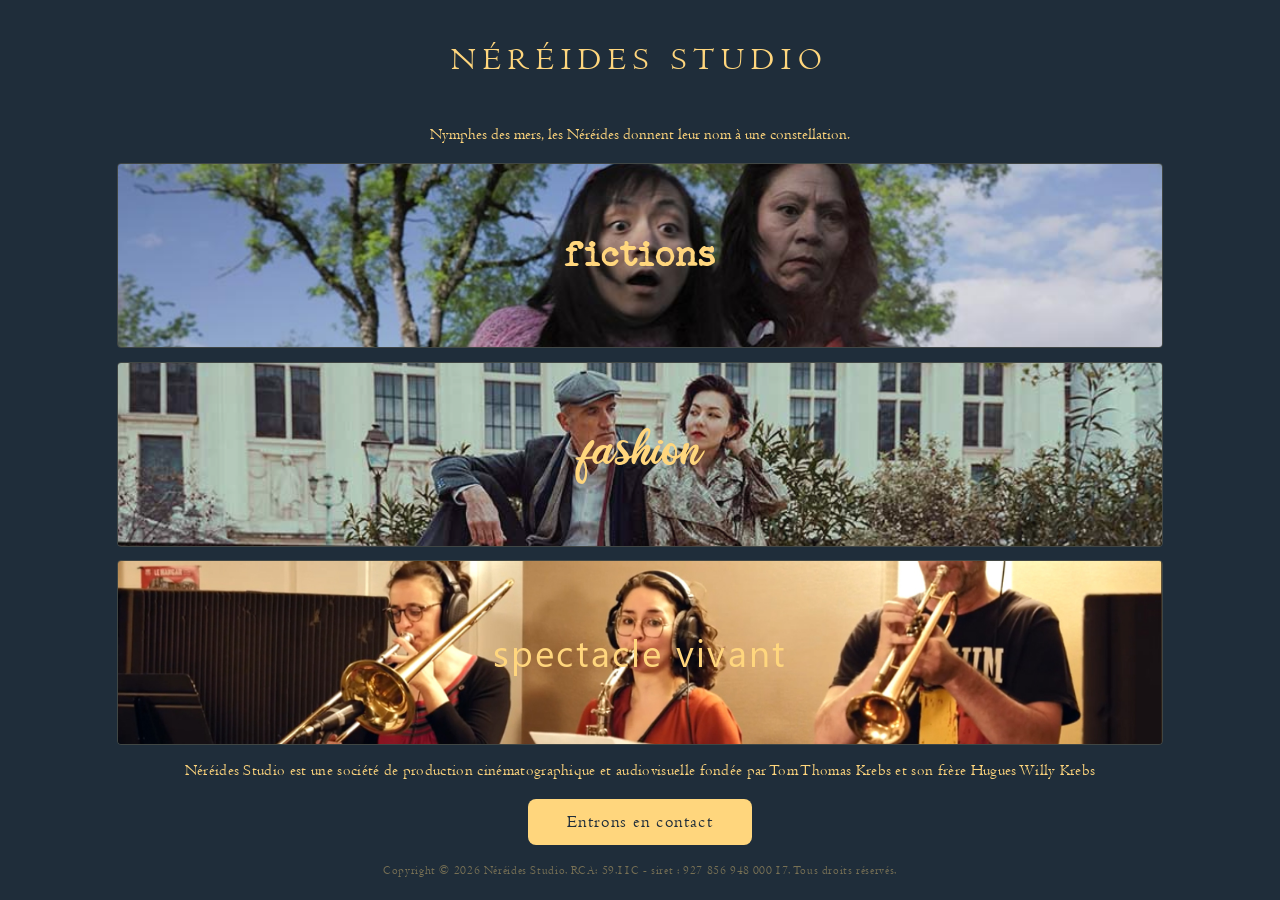
<file: index.htm>
<!doctype html>
<html lang="fr-FR">

<head>
  <meta charset="UTF-8" />
  <meta name="viewport" content="width=device-width, initial-scale=1.0" />
  <meta name="description" content="Néréides Studio — Production cinématographique et audiovisuelle, Île-de-France." />
  <title>Audiovisuel et cinéma | Néréides Studio</title>
  <link rel="stylesheet" href="styles/style.css">
  <style>

    html, body {
      width: 100%;
      height: 100%;
      overflow: hidden;
      background: var(--navy);
      color: var(--gold);
    }

    /* ── LAYOUT : colonne qui remplit exactement 100dvh ── */
    .page {
      display: flex;
      flex-direction: column;
      height: 100dvh;
      padding: 0 6vw;
    }

    /* ── HEROES ── */
    .heroes {
      flex: 1;
      display: flex;
      flex-direction: column;
      gap: clamp(0.4rem, 1.5vh, 1rem);
      padding-bottom: clamp(0.4rem, 1.5vh, 0.8rem);
      min-height: 0;
    }

    .hero-link {
      flex: 1;
      display: flex;
      align-items: center;
      justify-content: center;
      text-decoration: none;
      border: 1px solid rgba(255, 214, 125, 0.15);
      border-radius: 4px;
      transition: border-color 0.3s, background 0.3s;
      min-height: 0;
    }
    .hero-link:hover {
      border-color: rgba(255, 214, 125, 0.45);
      background: rgba(255, 214, 125, 0.04);
    }

    /* ── IMAGE FICTIONS ── */
    #h-fiction {
      position: relative;
      overflow: hidden;
    }
    #h-fiction img {
      position: absolute;
      inset: 0;
      width: 100%;
      height: 100%;
      object-fit: cover;
      object-position: 70% 39%;
      opacity: 1;
      transition: opacity 0.3s;
      z-index: 0;
    }
    #h-fiction:has(.hero-title:hover) img {
      opacity: 0.75;
    }
    #h-fiction .hero-title {
      position: relative;
      z-index: 1;
    }

    /* ── IMAGE FASHION ── */
    #h-fashion {
      position: relative;
      overflow: hidden;
    }
    #h-fashion img {
      position: absolute;
      inset: 0;
      width: 100%;
      height: 100%;
      object-fit: cover;
      object-position: 70% 20%;
      opacity: 0.8;
      transition: opacity 0.3s;
      z-index: 0;
    }
    #h-fashion:has(.hero-title:hover) img {
      opacity: 0.6;
    }
    #h-fashion .hero-title {
      position: relative;
      z-index: 1;
    }

    /* ── IMAGE MUSIQUE ── */
    #h-musique {
      position: relative;
      overflow: hidden;
    }
    #h-musique img {
      position: absolute;
      inset: 0;
      width: 100%;
      height: 100%;
      object-fit: cover;
      object-position: 50% 30%;     /* --- position musique --- */
      opacity: 1;
      transition: opacity 0.3s;
      z-index: 0;
    }
    #h-musique:has(.hero-title:hover) img {
      opacity: 0.75;
    }
    #h-musique .hero-title {
      position: relative;
      z-index: 1;
    }

    .hero-title { color: var(--gold); line-height: 1; }

    #h-fiction   .hero-title { font-family: 'Remington', serif; font-size: clamp(1.5rem, 4vw, 2.5rem); }
    #h-fashion   .hero-title { font-family: 'BalletHarmony', serif;   font-size: clamp(1.8rem, 7.5vw, 3.4rem); }
    #h-musique   .hero-title { font-family: 'SegoeUI', sans-serif;    font-size: clamp(1.5rem, 9vw, 2.3rem); font-weight: 300; letter-spacing: 0.06em; }

  </style>
</head>
<body>
  <div class="page">
    <header class="site-header">
      <h1>Néréides Studio</h1>
    </header>
<p class="intro">
      Nymphes des mers, les Néréides donnent leur nom à une constellation.
</p>
    <div class="heroes">
      <a href="fiction.htm" class="hero-link" id="h-fiction">
        <img src="images/fictions.jpg" alt="Projet fictions - Néréides Studio" aria-hidden="false" />
        <span class="hero-title">fictions</span>
      </a>

      <a href="https://www.instagram.com/fashion_nereidesstudio"
         target="_blank" rel="noopener noreferrer"
         class="hero-link" id="h-fashion">
        <img src="images/fashion.jpg" alt="Projet fashion - Néréides Studio" aria-hidden="false" />
        <span class="hero-title">fashion</span>
      </a>

      <a href="clips.htm" class="hero-link" id="h-musique">
        <img src="images/musique.jpg" alt="Projet musique - Néréides Studio" aria-hidden="false" />
        <span class="hero-title">spectacle vivant</span>
      </a>
    </div>  <!-- ✅ Fermeture de .heroes -->

    <div class="about" style="text-align: center;">
      <p>Néréides Studio est une société de production cinématographique et audiovisuelle fondée par Tom Thomas Krebs et son frère Hugues Willy Krebs</p>
    </div>

    <div class="cta">
      <button class="cta-btn" id="open-card">Entrons en contact</button>
    </div>

    <footer class="site-footer">
      <p>Copyright © 2026 Néréides Studio. RCA: 59.11C - siret : 927 856 948 000 17. Tous droits réservés.</p>
    </footer>
  </div>

  <!-- MODAL CARTE DE VISITE -->
  <div class="modal-backdrop" id="modal" role="dialog" aria-modal="true" aria-label="Carte de visite Néréides Studio">
    <div class="business-card">
      <p class="card-name">Néréides Studio</p>
      <div class="card-info">
        <div class="card-line">
          <svg class="card-icon" width="15" height="15" viewBox="0 0 16 16" fill="none" stroke="currentColor" stroke-width="1.5">
            <path d="M2 3.5A1.5 1.5 0 0 1 3.5 2h1.09a.5.5 0 0 1 .47.33l.9 2.5a.5.5 0 0 1-.11.52L4.5 6.7C5.3 8.4 7.6 10.7 9.3 11.5l1.35-1.35a.5.5 0 0 1 .52-.11l2.5.9a.5.5 0 0 1 .33.47V12.5A1.5 1.5 0 0 1 12.5 14C6.7 14 2 9.3 2 3.5Z"/>
          </svg>
          <a href="tel:0678372320">06 78 37 23 20</a>
        </div>
        <div class="card-line">
          <svg class="card-icon" width="15" height="15" viewBox="0 0 16 16" fill="none" stroke="currentColor" stroke-width="1.5">
            <rect x="1" y="3" width="14" height="10" rx="1.5"/>
            <path d="m1 4 7 5 7-5"/>
          </svg>
          <a href="mailto:nereides.studio@gmail.com">nereides.studio@gmail.com</a>
        </div>
      </div>
      <button class="modal-close" id="close-card">Fermer</button>
    </div>
  </div>

  <!-- Script pour gérer la modale -->
  <script>
    const modal    = document.getElementById('modal');
    const openBtn  = document.getElementById('open-card');
    const closeBtn = document.getElementById('close-card');

    openBtn.addEventListener('click', () => modal.classList.add('visible'));
    closeBtn.addEventListener('click', () => modal.classList.remove('visible'));
  </script>
</body>
</html>
</file>
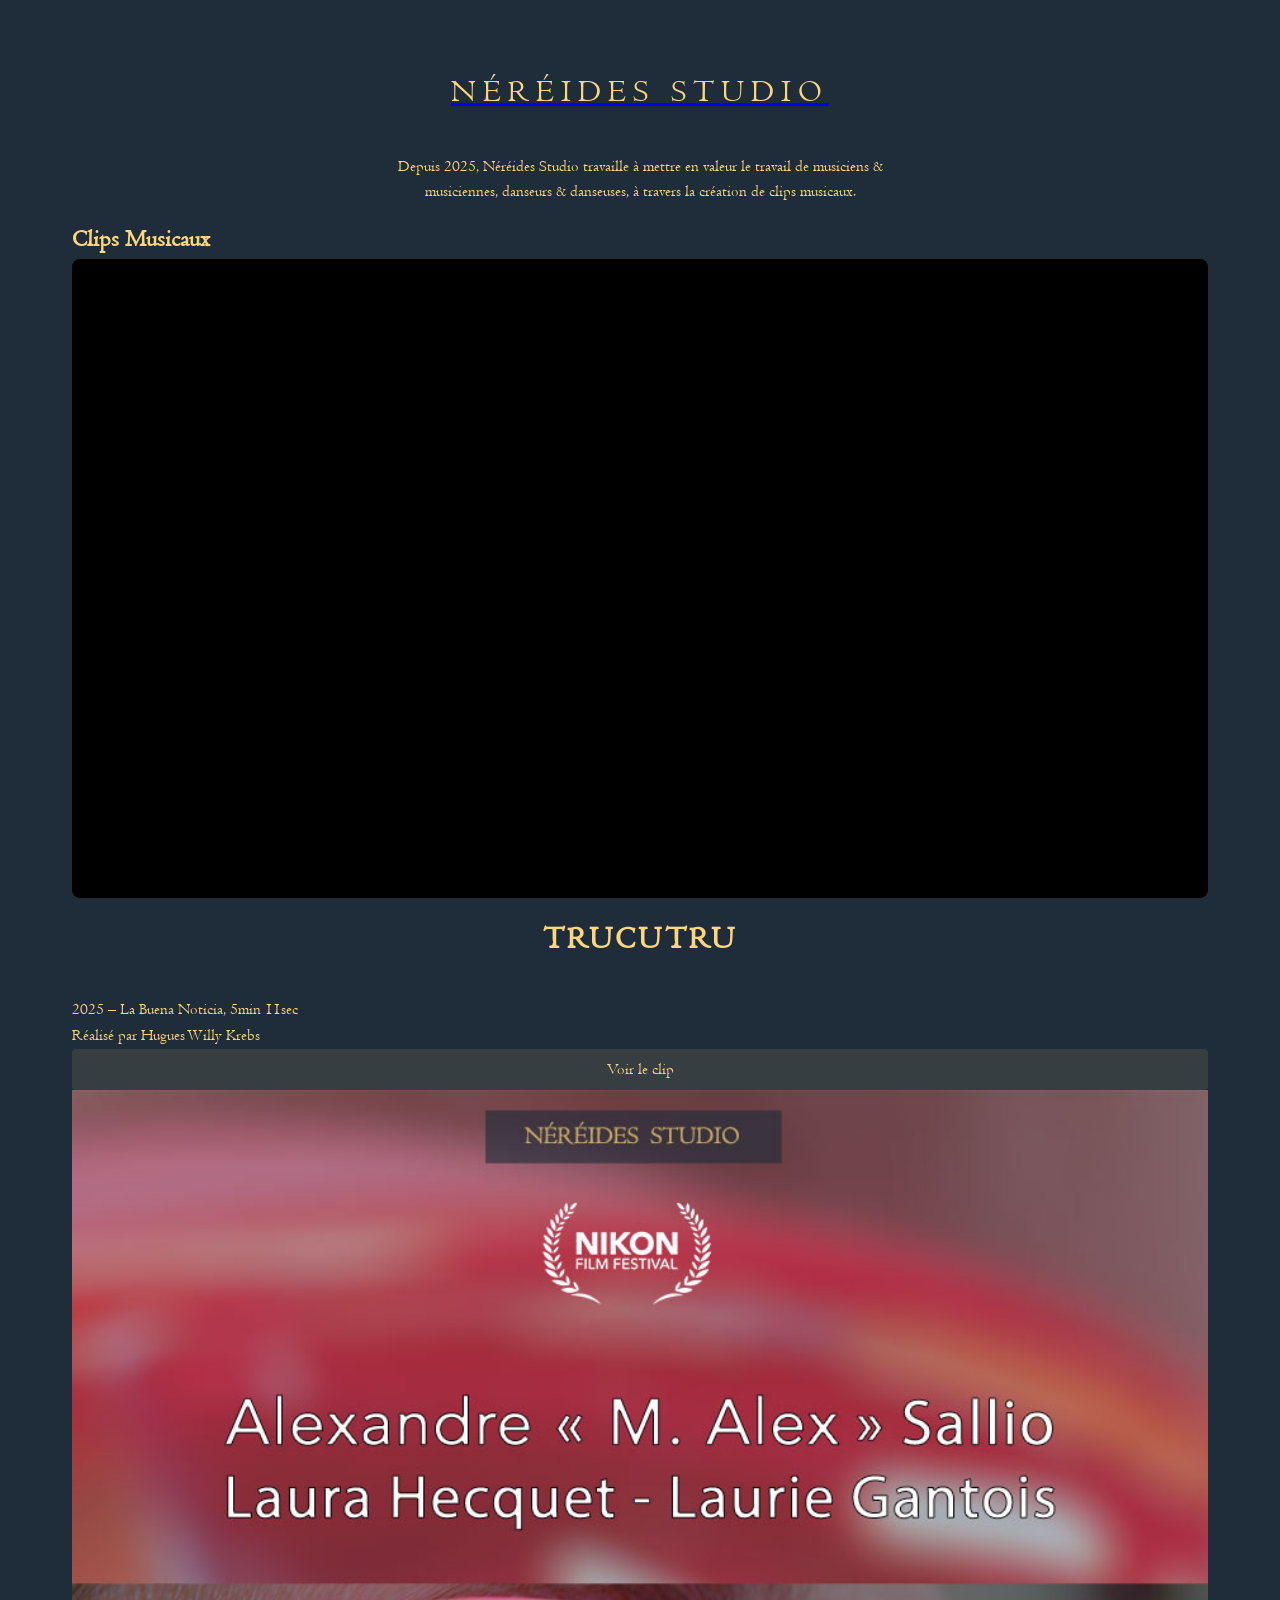
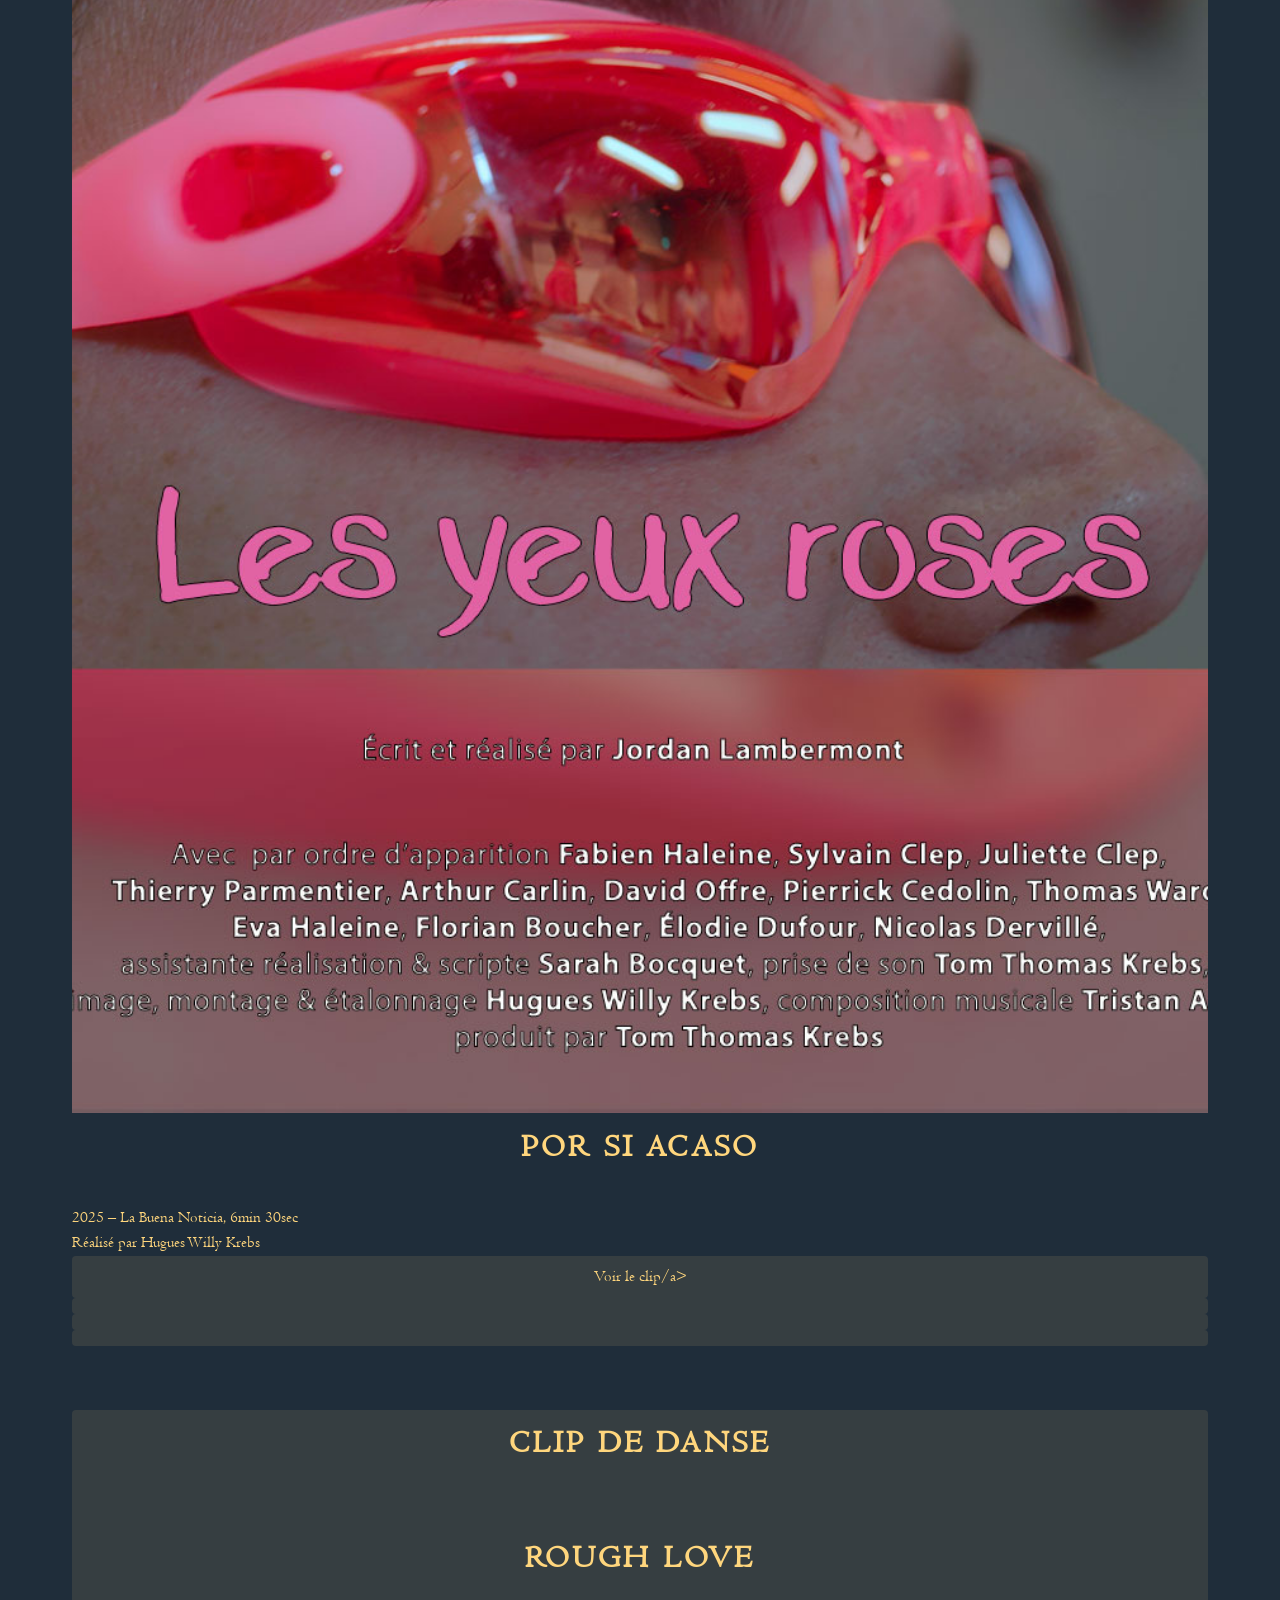
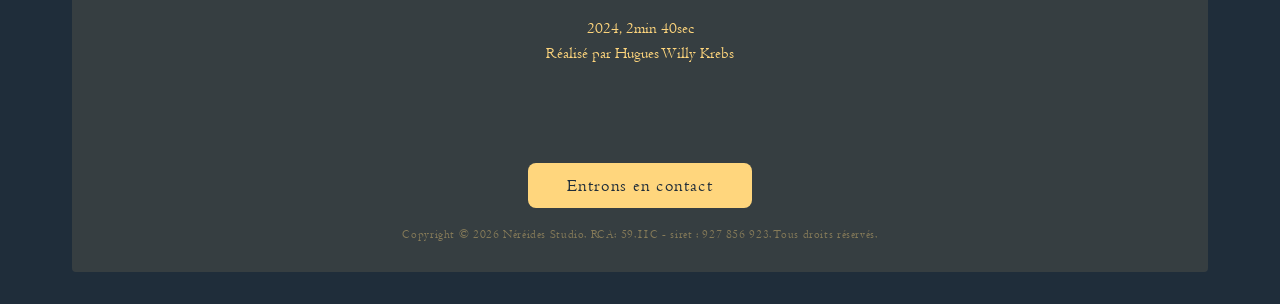
<file: clips-musique.htm>
<!DOCTYPE html>
<html lang="fr">
<head>
  <meta charset="UTF-8">
  <meta name="viewport" content="width=device-width, initial-scale=1.0">
  <meta name="description" content="Néréides Studio — Films et projets en production. Société de production cinématographique et audiovisuelle.">
  <title>Fictions | Néréides Studio</title>
  <link rel="stylesheet" href="styles/style.css">
</head>
<body>
  <div class="page">
    <header class="site-header">
      <a href="index.htm" class="site-header"> <!---target="_blank" rel="noopener noreferrer"--->
      <h1>Néréides Studio</h1></a>
    </header>

    <p class="intro">
      Depuis 2025, Néréides Studio travaille à mettre en valeur le travail de musiciens &<br>
      musiciennes, danseurs & danseuses, à travers la création de clips musicaux.
    </p>

<section class="section">
  <h2>Clips Musicaux</h2>
  <div class="film-grid">
<!-- trucutru -->
    <div class="film-card">
      <div class="video-container">
        <div class="video-wrapper" style="padding-bottom: 56.25%;"> <!-- Ratio 16:9 -->
          <iframe
            src="https://www.youtube.com/embed/E9OB-VmUAq0?rel=0&modestbranding=1&controls=1&autoplay=0&mute=0&loop=0&playlist="
            frameborder="0"
            allow="accelerometer; autoplay; clipboard-write; encrypted-media; gyroscope; picture-in-picture"
            allowfullscreen>
          </iframe>
        </div>
      </div>
          <div class="film-info">
            <h1 class="film-title">Trucutru</h1>
            <p class="film-meta">2025 – La Buena Noticia, 5min 11sec<br>Réalisé par Hugues Willy Krebs</p>
            <div class="film-links">
              <a href="https://vimeo.com/nereidesstudio/cassandre" class="film-link" target="_blank" rel="noopener noreferrer">Voir le clip</a>
            </div>
          </div>
        </div>

<!-- Por si acaso - Buena Noticia -->
        <div class="film-card">
          <img src="images/yeux-roses.jpg" alt="Affiche du film Les yeux roses" class="film-poster">
          <div class="film-info">
            <h1 class="film-title">Por si acaso</h1>
            <p class="film-meta">2025 – La Buena Noticia, 6min 30sec<br>Réalisé par Hugues Willy Krebs</p>
            <div class="film-links">
              <a href="https://vimeo.com/nereidesstudio/lesyeuxroses" class="film-link" target="_blank" rel="noopener noreferrer">Voir le clip/a>
            </div>
          </div>
        </div>
    </section>

    <section class="section">
      <h1>Clip de Danse</h1>
      <div class="film-grid">
<!-- Rough love -->
        <div class="film-card">
          <div class="film-info" style="text-align: center; padding: 2rem;">
            <h1 class="film-title">Rough Love</h1>
            <p class="film-meta">2024, 2min 40sec<br>Réalisé par Hugues Willy Krebs</p>
          </div>
        </div>
      </div>
    </section>

    <div class="cta">
      <button class="cta-btn" id="open-card">Entrons en contact</button>
    </div>
            
    <footer class="site-footer">
      <p>Copyright © 2026 Néréides Studio. RCA: 59.11C - siret : 927 856 923. Tous droits réservés.</p>
    </footer>

    <!--- cta --->
      <div class="modal-backdrop" id="modal" role="dialog" aria-modal="true" aria-label="Carte de visite Néréides Studio">
      <div class="business-card">
        <p class="card-name">Néréides Studio</p>
      <div class="card-divider"></div>
  <div class="card-info">
      <div class="card-line">
          <svg class="card-icon" width="15" height="15" viewBox="0 0 16 16" fill="none" stroke="currentColor" stroke-width="1.5">
            <path d="M2 3.5A1.5 1.5 0 0 1 3.5 2h1.09a.5.5 0 0 1 .47.33l.9 2.5a.5.5 0 0 1-.11.52L4.5 6.7C5.3 8.4 7.6 10.7 9.3 11.5l1.35-1.35a.5.5 0 0 1 .52-.11l2.5.9a.5.5 0 0 1 .33.47V12.5A1.5 1.5 0 0 1 12.5 14C6.7 14 2 9.3 2 3.5Z"/>
          </svg>
          <a href="tel:0678372320">06 78 37 23 20</a>
        </div>
        <div class="card-line">
          <svg class="card-icon" width="15" height="15" viewBox="0 0 16 16" fill="none" stroke="currentColor" stroke-width="1.5">
            <rect x="1" y="3" width="14" height="10" rx="1.5"/>
            <path d="m1 4 7 5 7-5"/>
          </svg>
          <a href="mailto:nereides.studio@gmail.com">nereides.studio@gmail.com</a>
        </div>
      </div>
      <button class="modal-close" id="close-card">Fermer</button>
    </div>
  </div>

  <!-- Script Cloudflare pour décoder l'email -->
  <!--script data-cfasync="false" src="/cdn-cgi/scripts/5c5dd728/cloudflare-static/email-decode.min.js"></script--->

  <!-- Script pour gérer la modale -->
  <script>
    const modal    = document.getElementById('modal');
    const openBtn  = document.getElementById('open-card');
    const closeBtn = document.getElementById('close-card');

    openBtn.addEventListener('click', () => modal.classList.add('visible'));
    closeBtn.addEventListener('click', () => modal.classList.remove('visible'));
  </script>

</body>
</html>
</file>
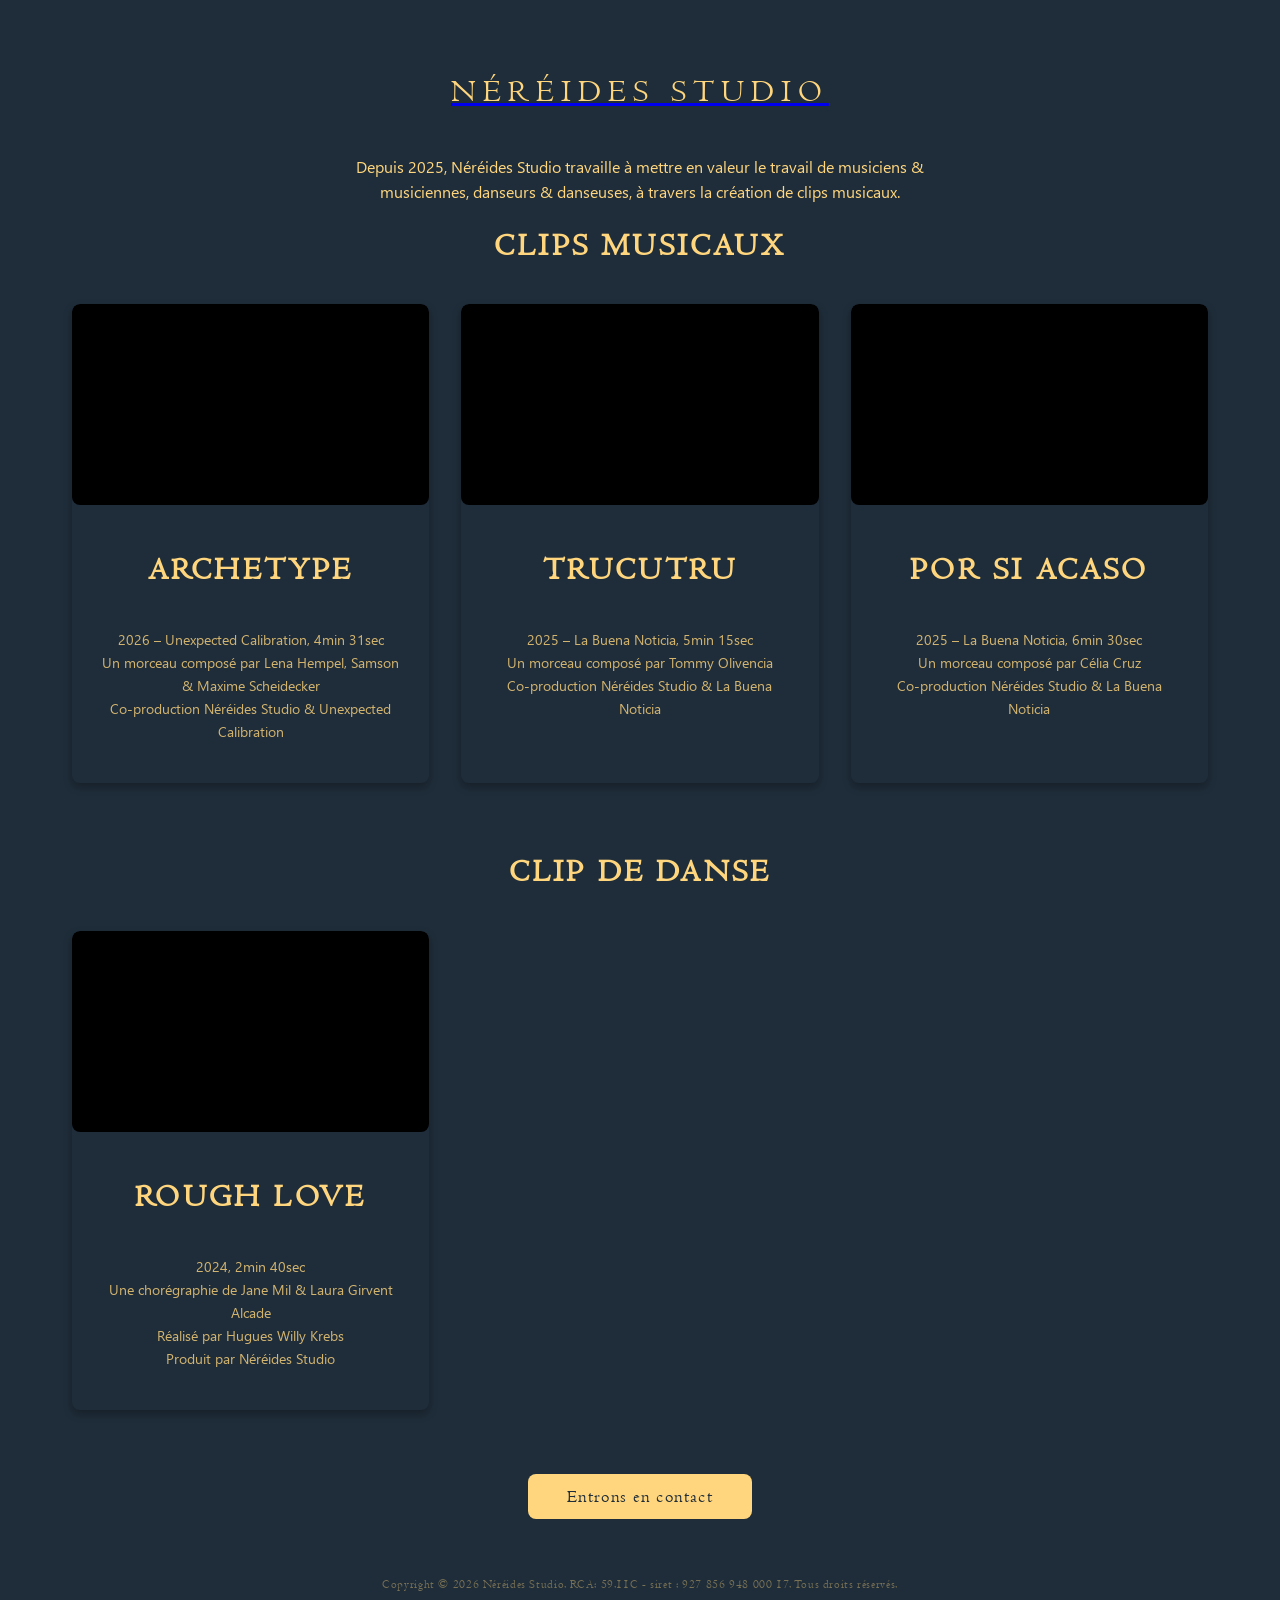
<file: clips.htm>
<!DOCTYPE html>
<html lang="fr">
<head>
  <meta charset="UTF-8">
  <meta name="viewport" content="width=device-width, initial-scale=1.0">
  <meta name="description" content="Néréides Studio — Clips musicaux et dansés">
  <title>Clips | Néréides Studio</title>
  <link rel="stylesheet" href="styles/style.css">
</head>
    <style>

    body {
      font-family: 'SegoeUI', sans-serif;
      background: var(--navy);
      color: var(--gold);
      line-height: 1.6;
      margin: 0;
      padding: 0;
    }
    
    .page {
      max-width: 1200px;
      margin: 0 auto;
      padding: 2rem;
    }
    
    .intro {
      flex-shrink: 0;
      text-align: center;
      padding-bottom: clamp(0.5rem, 1.8vh, 1rem);
    }
    
    .intro p {
      font-family: '', serif;
      font-size: clamp(0.82rem, 3vw, 1rem);
      line-height: 1.6;
      color: var(--gold);
      letter-spacing: 0.02em;
    }

    .section {
      margin-bottom: 4rem;
    }

    .section h1 {
      font-family: 'Centaur', serif;
      font-size: clamp(1.3rem, 5vw, 2rem);
      text-align: center;
      margin-bottom: 2rem;
      text-transform: uppercase;
      letter-spacing: 0.1em;
      color: var(--gold);
    }

    .film-grid {
      display: grid;
      grid-template-columns: repeat(auto-fill, minmax(300px, 1fr));
      gap: 2rem;
      margin-bottom: 2rem;
    }

    .film-card {
      background: var(--light-navy);
      border-radius: 8px;
      overflow: hidden;
      box-shadow: 0 4px 8px rgba(0, 0, 0, 0.3);
      transition: transform 0.3s, box-shadow 0.3s;
    }
    
    .film-card h1 {
      font-family: 'Remington';
      font-size: clamp(1.5rem, 3vw, 2rem);
      text-align: center;
      margin-bottom: 2rem;
      text-transform: none;
      letter-spacing: 0.1em;
      color: var(--gold);
    }
    
    .film-card:hover {
      transform: translateY(-5px);
      box-shadow: 0 8px 16px rgba(0, 0, 0, 0.4);
    }

    .film-poster {
      width: 100%;
      aspect-ratio: 7/10;
      object-fit: cover;
    }

    .film-info {
      padding: 1.5rem;
    }

    .film-title {
      font-family: 'Remington', serif;
      font-size: clamp(1rem, 2vw, 2rem);
      margin-bottom: 0.5rem;
      text-align: center;
    }

    .film-meta {
      font-size: 0.9rem;
      opacity: 0.8;
      text-align: center;
      margin-bottom: 1rem;
    }

    .film-description {
      font-size: 0.95rem;
      margin-bottom: 1rem;
      text-align: justify;
    }

    .film-links {
      display: flex;
      flex-direction: column;
      gap: 0.5rem;
    }

    .film-link {
      display: block;
      text-align: center;
      color: var(--gold);
      text-decoration: none;
      background: rgba(255, 214, 125, 0.1);
      padding: 0.5rem;
      border-radius: 4px;
      transition: background 0.3s;
    }

    .film-link:hover {
      background: rgba(255, 214, 125, 0.2);
    }

    .awards {
      font-size: 0.8rem;
      font-style: italic;
      color: rgba(255, 214, 125, 0.8);
      text-align: center;
      margin-top: 0.5rem;
    }
   
  </style>

<body>
  <div class="page">
    <header class="site-header">  
      <a href="index.htm" class="site-header">
      <h1>Néréides Studio</h1></a>
    </header>

    <p class="intro">
      Depuis 2025, Néréides Studio travaille à mettre en valeur le travail de musiciens &<br>
      musiciennes, danseurs & danseuses, à travers la création de clips musicaux.
    </p>

    <section class="section">
        <h1>Clips Musicaux</h1>
      
      <div class="grid">

<!-- Archetype -->
        <div class="card">
          <div class="video-container">
            <div class="video-wrapper">
              <iframe 
                src="https://www.youtube.com/embed/U3NgnycUKUg?si=utTNZRK6-XxrsAT9"
                frameborder="0" 
                allow="accelerometer; autoplay; clipboard-write; encrypted-media; gyroscope; picture-in-picture; web-share" 
                allowfullscreen>
              </iframe>
            </div>
          </div>
          <div class="info">
            <h1 class="title">Archetype</h1>
            <p class="meta">2026 – Unexpected Calibration, 4min 31sec<br>
            Un morceau composé par Lena Hempel, Samson & Maxime Scheidecker<br>
            Co-production Néréides Studio & Unexpected Calibration
            </p>
          </div>
        </div> <!-- fin de card -->
        <!--<iframe width="560" height="315" src="https://www.youtube.com/embed/U3NgnycUKUg?si=utTNZRK6-XxrsAT9" title="YouTube video player" frameborder="0" allow="accelerometer; autoplay; clipboard-write; encrypted-media; gyroscope; picture-in-picture; web-share" referrerpolicy="strict-origin-when-cross-origin" allowfullscreen></iframe>--->
<!-- trucutru -->
        <div class="card">
          <div class="video-container">
            <div class="video-wrapper">
              <iframe 
                src="https://www.youtube.com/embed/E9OB-VmUAq0?rel=0" 
                frameborder="0" 
                allow="accelerometer; autoplay; clipboard-write; encrypted-media; gyroscope; picture-in-picture; web-share" 
                allowfullscreen>
              </iframe>
            </div>
          </div>
          <div class="info">
            <h1 class="title">Trucutru</h1>
            <p class="meta">2025 – La Buena Noticia, 5min 15sec<br>
              Un morceau composé par Tommy Olivencia<br>
              Co-production Néréides Studio & La Buena Noticia
            </p>
          </div>
        </div> <!-- fin de card -->
                
<!-- Por si acaso - Buena Noticia -->
        <div class="card">
          <div class="video-container">
            <div class="video-wrapper">
              <iframe 
                src="https://www.youtube.com/embed/ykvRXEv1_mY?rel=0" 
                frameborder="0" 
                allow="accelerometer; autoplay; clipboard-write; encrypted-media; gyroscope; picture-in-picture; web-share" 
                allowfullscreen>
              </iframe>
            </div>
          </div>
          <div class="info">
            <h1 class="title">Por si acaso</h1>
            <p class="meta">2025 – La Buena Noticia, 6min 30sec<br>
              Un morceau composé par Célia Cruz<br>
              Co-production Néréides Studio & La Buena Noticia
            </p>
          </div>
        </div> <!-- fin de card -->
        
<!-- Joycee
        <div class="card">
          <div class="video-container">
            <div class="video-wrapper">
              <iframe 
                src="https://www.youtube.com/embed/ykvRXEv1_mY?rel=0" 
                frameborder="0" 
                allow="accelerometer; autoplay; clipboard-write; encrypted-media; gyroscope; picture-in-picture; web-share" 
                allowfullscreen>
              </iframe>
            </div>
          </div>
          <div class="info">
            <h1 class="title">Por si acaso</h1>
            <p class="meta">2025 – Joyceec<br>
              Un clip enregistré en <br>
              Co-production Néréides Studio & La Buena Noticia
            </p>
          </div>
        </div> <!-- fin de card -->
        
<!-- Mad Madam 
        <div class="card">
          <div class="video-container">
            <div class="video-wrapper">
              <iframe 
                src="https://www.youtube.com/embed/ykvRXEv1_mY?rel=0" 
                frameborder="0" 
                allow="accelerometer; autoplay; clipboard-write; encrypted-media; gyroscope; picture-in-picture; web-share" 
                allowfullscreen>
              </iframe>
            </div>
          </div>
          <div class="info">
            <h1 class="title">MadMadam</h1>
            <p class="meta">2024 – Madmadam au Sub Pigalle<br>
              Un concert filmé en 2024<br>
            </p>
          </div>
        </div> <!-- fin de card -->
        
      </div> <!-- fin de grid ? -->  
    </section>

    <section class="section">
      <h1>Clip de Danse</h1>
 
      <div class="grid">
       
<!-- Rough love -->
        <div class="card">
          <div class="video-container">
            <div class="video-wrapper">
              <iframe 
                src="https://www.youtube.com/embed/SYx9X_eVzhE?rel=0" 
                frameborder="0" 
                allow="accelerometer; autoplay; clipboard-write; encrypted-media; gyroscope; picture-in-picture; web-share" 
                allowfullscreen>
              </iframe>
            </div>
          </div>
          <div class="info">
            <h1 class="title">Rough Love</h1>
            <p class="meta">2024, 2min 40sec<br>
              Une chorégraphie de Jane Mil & Laura Girvent Alcade<br>
              Réalisé par Hugues Willy Krebs<br>
              Produit par Néréides Studio
            </p>
          </div>
        </div> <!-- fin de card -->
      </div> <!-- fin de grid -->
    </section>

    <div class="cta">
      <button class="cta-btn" id="open-card">Entrons en contact</button>
    </div>
            
    <footer class="site-footer">
      <p><br><br>Copyright © 2026 Néréides Studio. RCA: 59.11C - siret : 927 856 948 000 17. Tous droits réservés.</p>
  </footer>

    <!--- cta --->
      <div class="modal-backdrop" id="modal" role="dialog" aria-modal="true" aria-label="Carte de visite Néréides Studio">
      <div class="business-card">
        <p class="card-name">Néréides Studio</p>
      <div class="card-divider"></div>
  <div class="card-info">
      <div class="card-line">
          <svg class="card-icon" width="15" height="15" viewBox="0 0 16 16" fill="none" stroke="currentColor" stroke-width="1.5">
            <path d="M2 3.5A1.5 1.5 0 0 1 3.5 2h1.09a.5.5 0 0 1 .47.33l.9 2.5a.5.5 0 0 1-.11.52L4.5 6.7C5.3 8.4 7.6 10.7 9.3 11.5l1.35-1.35a.5.5 0 0 1 .52-.11l2.5.9a.5.5 0 0 1 .33.47V12.5A1.5 1.5 0 0 1 12.5 14C6.7 14 2 9.3 2 3.5Z"/>
          </svg>
          <a href="tel:0678372320">06 78 37 23 20</a>
        </div>
        <div class="card-line">
          <svg class="card-icon" width="15" height="15" viewBox="0 0 16 16" fill="none" stroke="currentColor" stroke-width="1.5">
            <rect x="1" y="3" width="14" height="10" rx="1.5"/>
            <path d="m1 4 7 5 7-5"/>
          </svg>
          <a href="mailto:nereides.studio@gmail.com">nereides.studio@gmail.com</a>
        </div>
      </div>
      <button class="modal-close" id="close-card">Fermer</button>
    </div>
  </div>

  <!-- Script Cloudflare pour décoder l'email -->
  <!--script data-cfasync="false" src="/cdn-cgi/scripts/5c5dd728/cloudflare-static/email-decode.min.js"></script--->

  <!-- Script pour gérer la modale --->
  <script>
    const modal    = document.getElementById('modal');
    const openBtn  = document.getElementById('open-card');
    const closeBtn = document.getElementById('close-card');

    openBtn.addEventListener('click', () => modal.classList.add('visible'));
    closeBtn.addEventListener('click', () => modal.classList.remove('visible'));
  </script>

  </div> <!-- fin de « page » -->
  
</body>
</html>
</file>
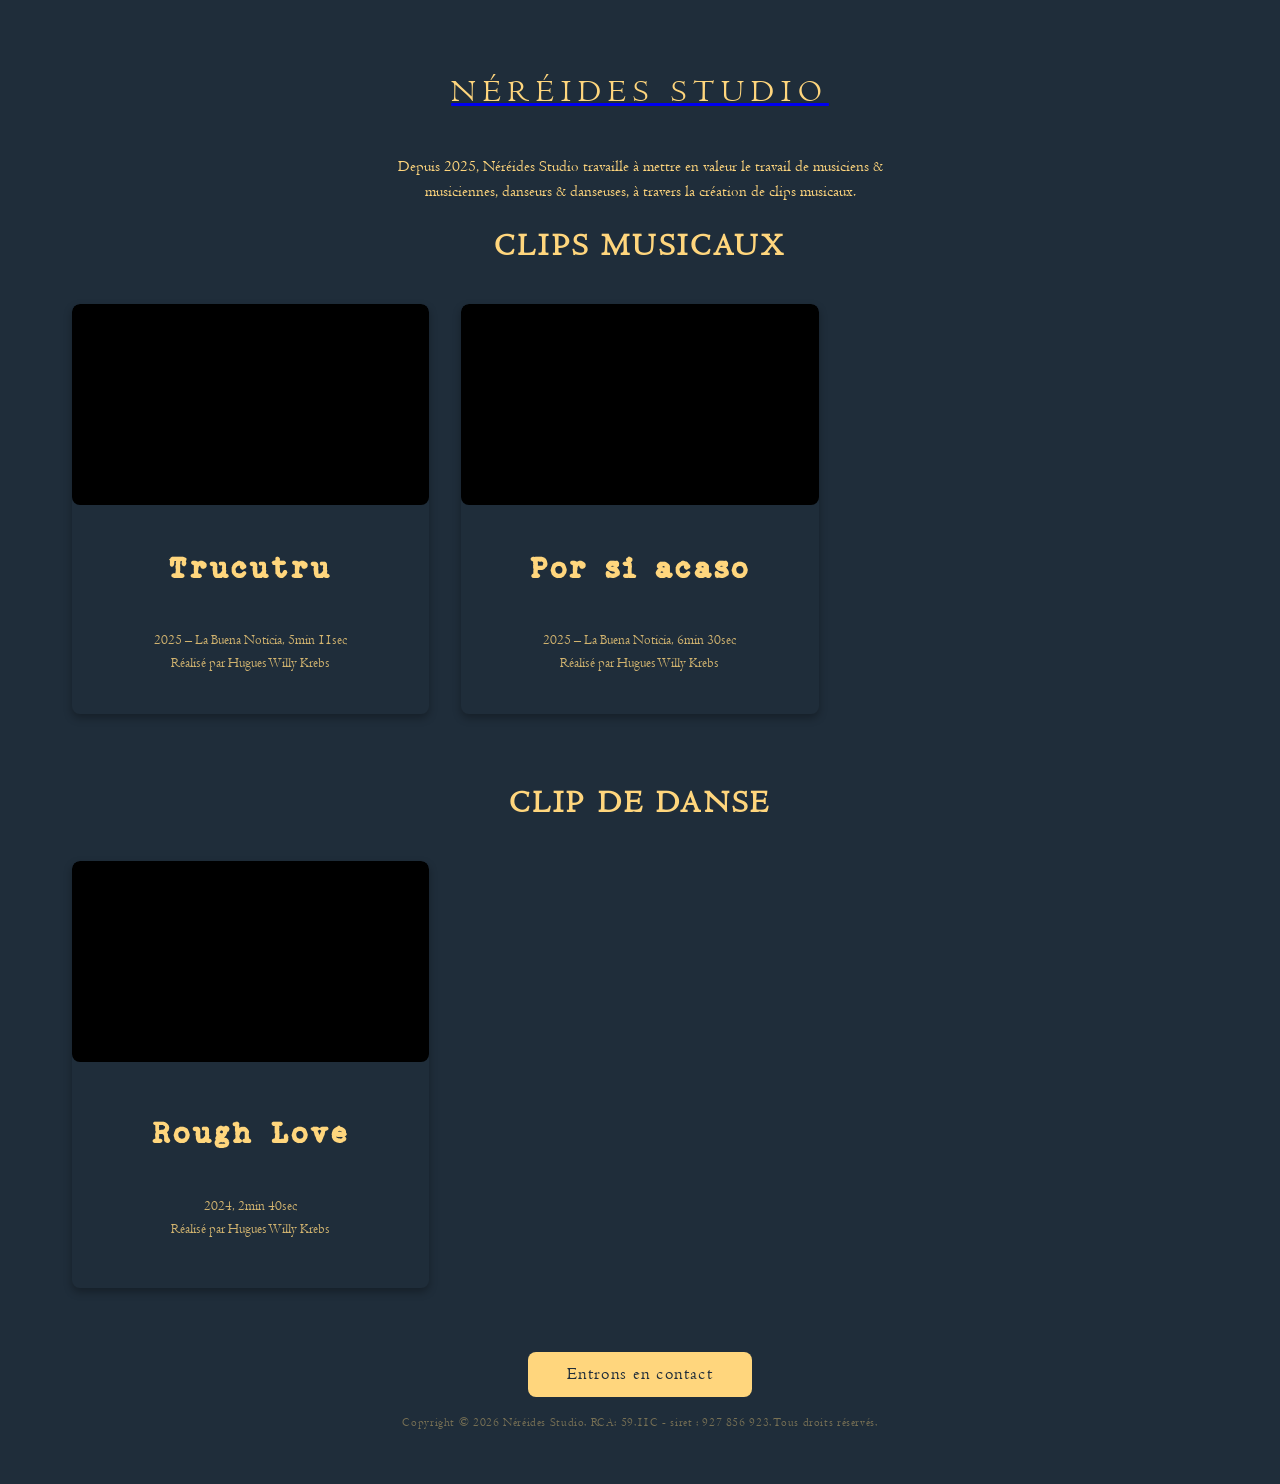
<file: clips.html>
<!DOCTYPE html>
<html lang="fr">
<head>
  <meta charset="UTF-8">
  <meta name="viewport" content="width=device-width, initial-scale=1.0">
  <meta name="description" content="Néréides Studio — Clips musicaux et dansés">
  <title>Clips | Néréides Studio</title>
  <link rel="stylesheet" href="styles/style.css">
</head>
<body>
  <div class="page">
    <header class="site-header">
      <a href="index.htm" class="site-header">
      <h1>Néréides Studio</h1></a>
    </header>

    <p class="intro">
      Depuis 2025, Néréides Studio travaille à mettre en valeur le travail de musiciens &<br>
      musiciennes, danseurs & danseuses, à travers la création de clips musicaux.
    </p>

    <section class="section">
        <h1>Clips Musicaux</h1>
      
      <div class="grid">
        
<!-- trucutru -->
        <div class="card">
          <div class="video-container">
            <div class="video-wrapper">
              <!---iframe
                src="https://www.youtube.com/embed/E9OB-VmUAq0?rel=0&modestbranding=1&controls=1&autoplay=0&mute=0&loop=0&playlist="
                frameborder="0"
                allow="accelerometer; autoplay; clipboard-write; encrypted-media; gyroscope; picture-in-picture"
                allowfullscreen>
              </iframe--->
              <!--iframe
                src="https://www.youtube.com/embed/E9OB-VmUAq0"
                frameborder="0"
                allowfullscreen>
              </iframe-->
              <iframe src="https://www.youtube.com/watch?v=E9OB-VmUAq0">
              </iframe>
            </div>
          </div> <!-- fin de video container -->
          <div class="info">
            <h1 class="title">Trucutru</h1>
            <p class="meta">2025 – La Buena Noticia, 5min 11sec<br>Réalisé par Hugues Willy Krebs</p>
          </div>
        </div> <!-- fin de card -->
                
<!-- Por si acaso - Buena Noticia -->
        <div class="card">
          <div class="video-container">
            <div class="video-wrapper">
              <iframe
                src="https://www.youtube.com/embed/ykvRXEv1_mY?rel=0&modestbranding=1&controls=1&autoplay=0&mute=0&loop=0&playlist="
                frameborder="0"
                allow="accelerometer; autoplay; clipboard-write; encrypted-media; gyroscope; picture-in-picture"
                allowfullscreen>
              </iframe>
            </div>
          </div> <!-- fin de video container -->
          <div class="info">
            <h1 class="title">Por si acaso</h1>
            <p class="meta">2025 – La Buena Noticia, 6min 30sec<br>Réalisé par Hugues Willy Krebs</p>
          </div>
        </div> <!-- fin de card -->
      </div> <!-- fin de grid ? -->  
    </section>

    <section class="section">
      <h1>Clip de Danse</h1>
 
      <div class="grid">
       
<!-- Rough love -->
        <div class="card">
          <div class="video-container">
            <div class="video-wrapper">
              <!--iframe
                src="https://www.youtube.com/embed/SYx9X_eVzhE?rel=0&modestbranding=1&controls=1&autoplay=0&mute=0&loop=0&playlist="
                frameborder="0"
                allow="accelerometer; autoplay; clipboard-write; encrypted-media; gyroscope; picture-in-picture"
                allowfullscreen>
              </iframe-->
              <iframe
                src="https://www.youtube.com/embed/SYx9X_eVzhE
                frameborder="0">
              </iframe>
            </div>
          </div> <!-- fin de video container -->
          <div class="info" style="text-align: center; padding: 2rem;">
            <h1 class="title">Rough Love</h1>
            <p class="meta">2024, 2min 40sec<br>Réalisé par Hugues Willy Krebs</p>
          </div>
        </div> <!-- fin de card -->
      </div> <!-- fin de grid -->
    </section>

    <div class="cta">
      <button class="cta-btn" id="open-card">Entrons en contact</button>
    </div>
            
    <footer class="site-footer">
      <p>Copyright © 2026 Néréides Studio. RCA: 59.11C - siret : 927 856 923. Tous droits réservés.</p>
    </footer>

    <!--- cta --->
      <div class="modal-backdrop" id="modal" role="dialog" aria-modal="true" aria-label="Carte de visite Néréides Studio">
      <div class="business-card">
        <p class="card-name">Néréides Studio</p>
      <div class="card-divider"></div>
  <div class="card-info">
      <div class="card-line">
          <svg class="card-icon" width="15" height="15" viewBox="0 0 16 16" fill="none" stroke="currentColor" stroke-width="1.5">
            <path d="M2 3.5A1.5 1.5 0 0 1 3.5 2h1.09a.5.5 0 0 1 .47.33l.9 2.5a.5.5 0 0 1-.11.52L4.5 6.7C5.3 8.4 7.6 10.7 9.3 11.5l1.35-1.35a.5.5 0 0 1 .52-.11l2.5.9a.5.5 0 0 1 .33.47V12.5A1.5 1.5 0 0 1 12.5 14C6.7 14 2 9.3 2 3.5Z"/>
          </svg>
          <a href="tel:0678372320">06 78 37 23 20</a>
        </div>
        <div class="card-line">
          <svg class="card-icon" width="15" height="15" viewBox="0 0 16 16" fill="none" stroke="currentColor" stroke-width="1.5">
            <rect x="1" y="3" width="14" height="10" rx="1.5"/>
            <path d="m1 4 7 5 7-5"/>
          </svg>
          <a href="mailto:nereides.studio@gmail.com">nereides.studio@gmail.com</a>
        </div>
      </div>
      <button class="modal-close" id="close-card">Fermer</button>
    </div>
  </div>

  <!-- Script Cloudflare pour décoder l'email -->
  <!--script data-cfasync="false" src="/cdn-cgi/scripts/5c5dd728/cloudflare-static/email-decode.min.js"></script--->

  <!-- Script pour gérer la modale -->
  <script>
    const modal    = document.getElementById('modal');
    const openBtn  = document.getElementById('open-card');
    const closeBtn = document.getElementById('close-card');

    openBtn.addEventListener('click', () => modal.classList.add('visible'));
    closeBtn.addEventListener('click', () => modal.classList.remove('visible'));
  </script>

</body>
</html>
</file>
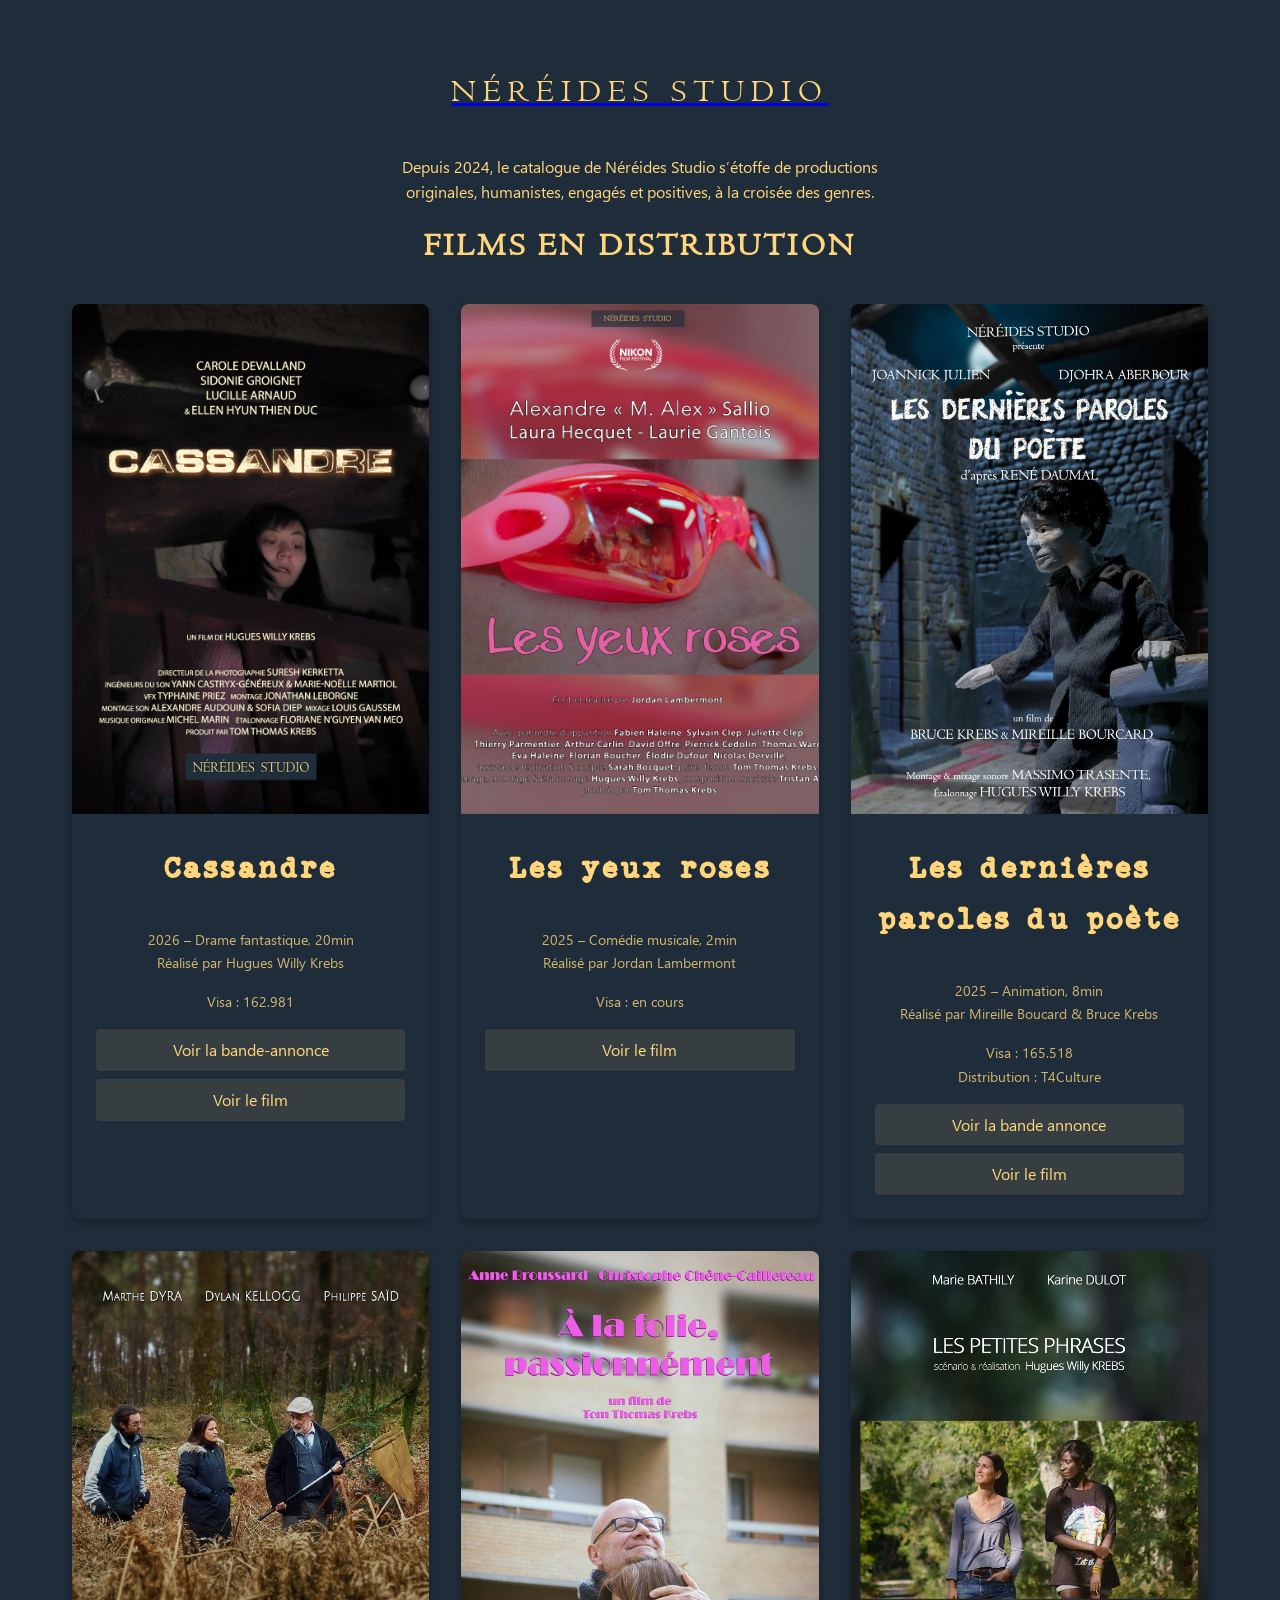
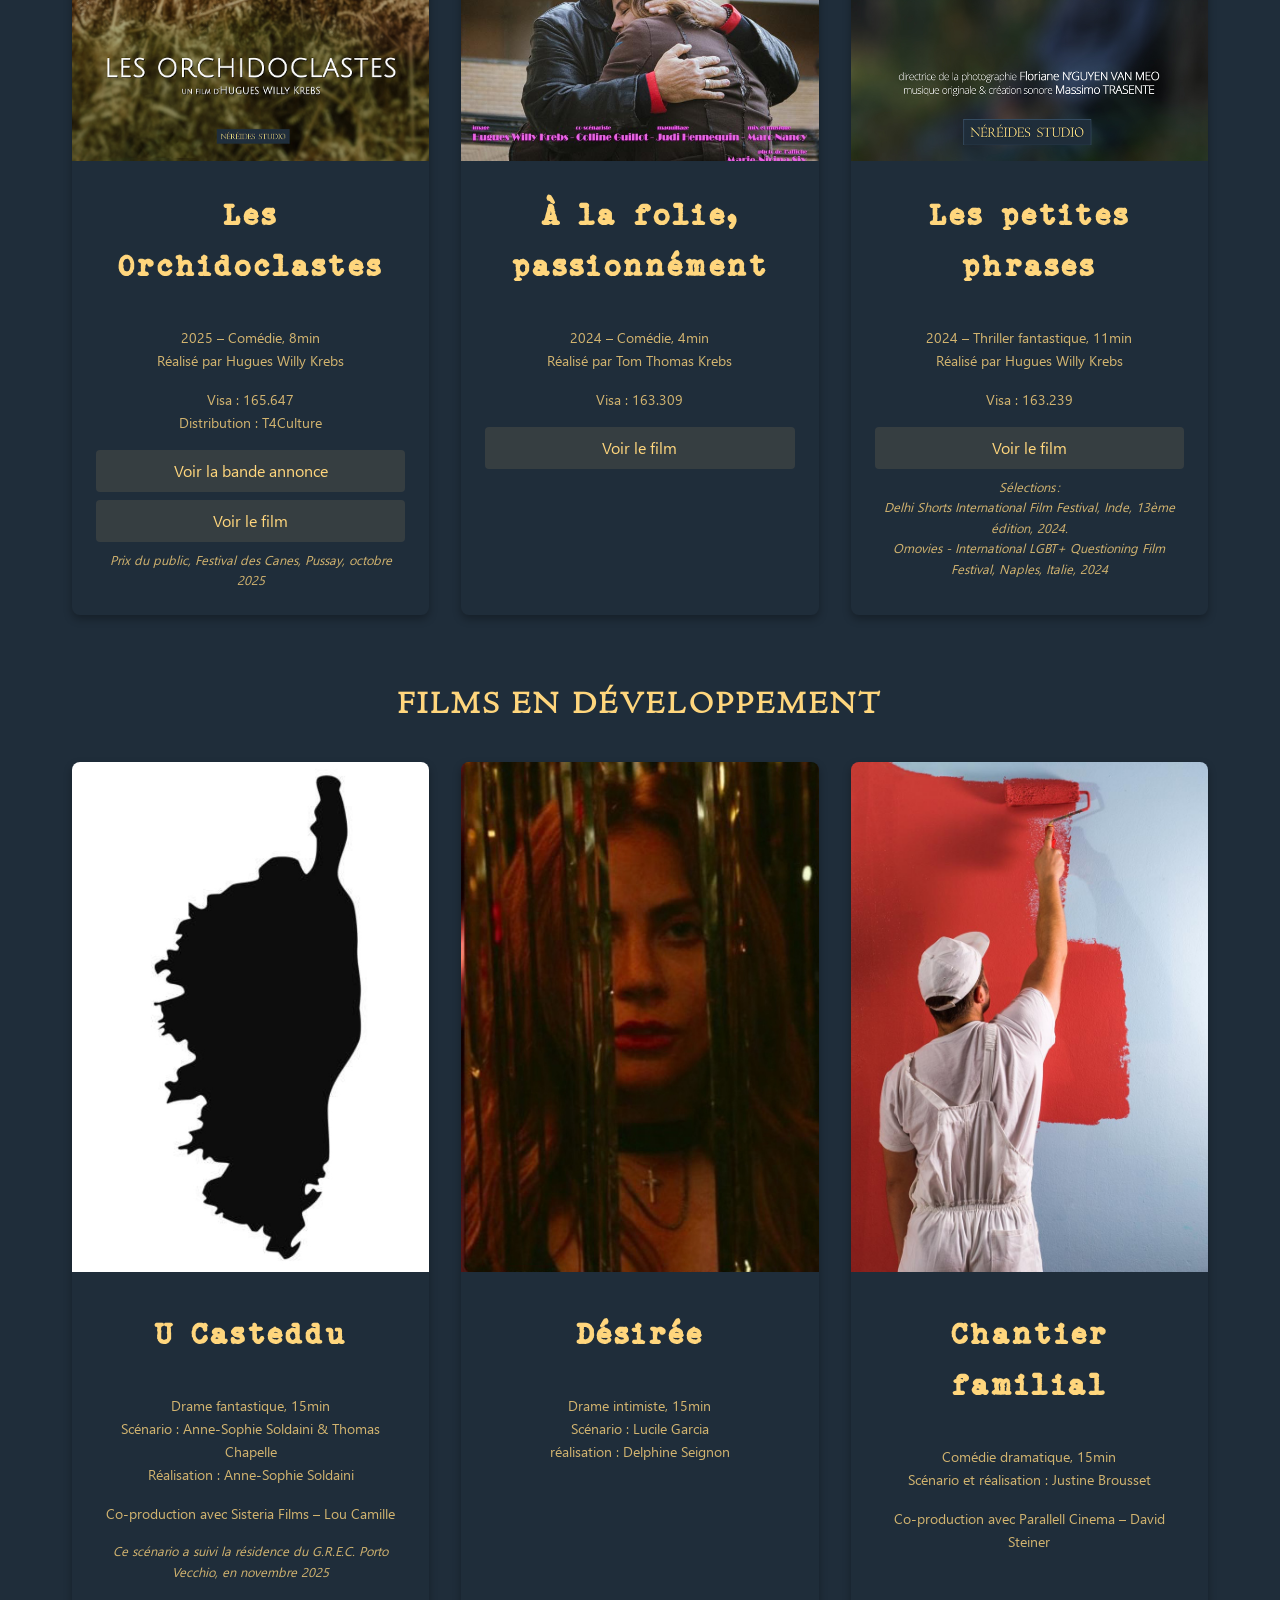
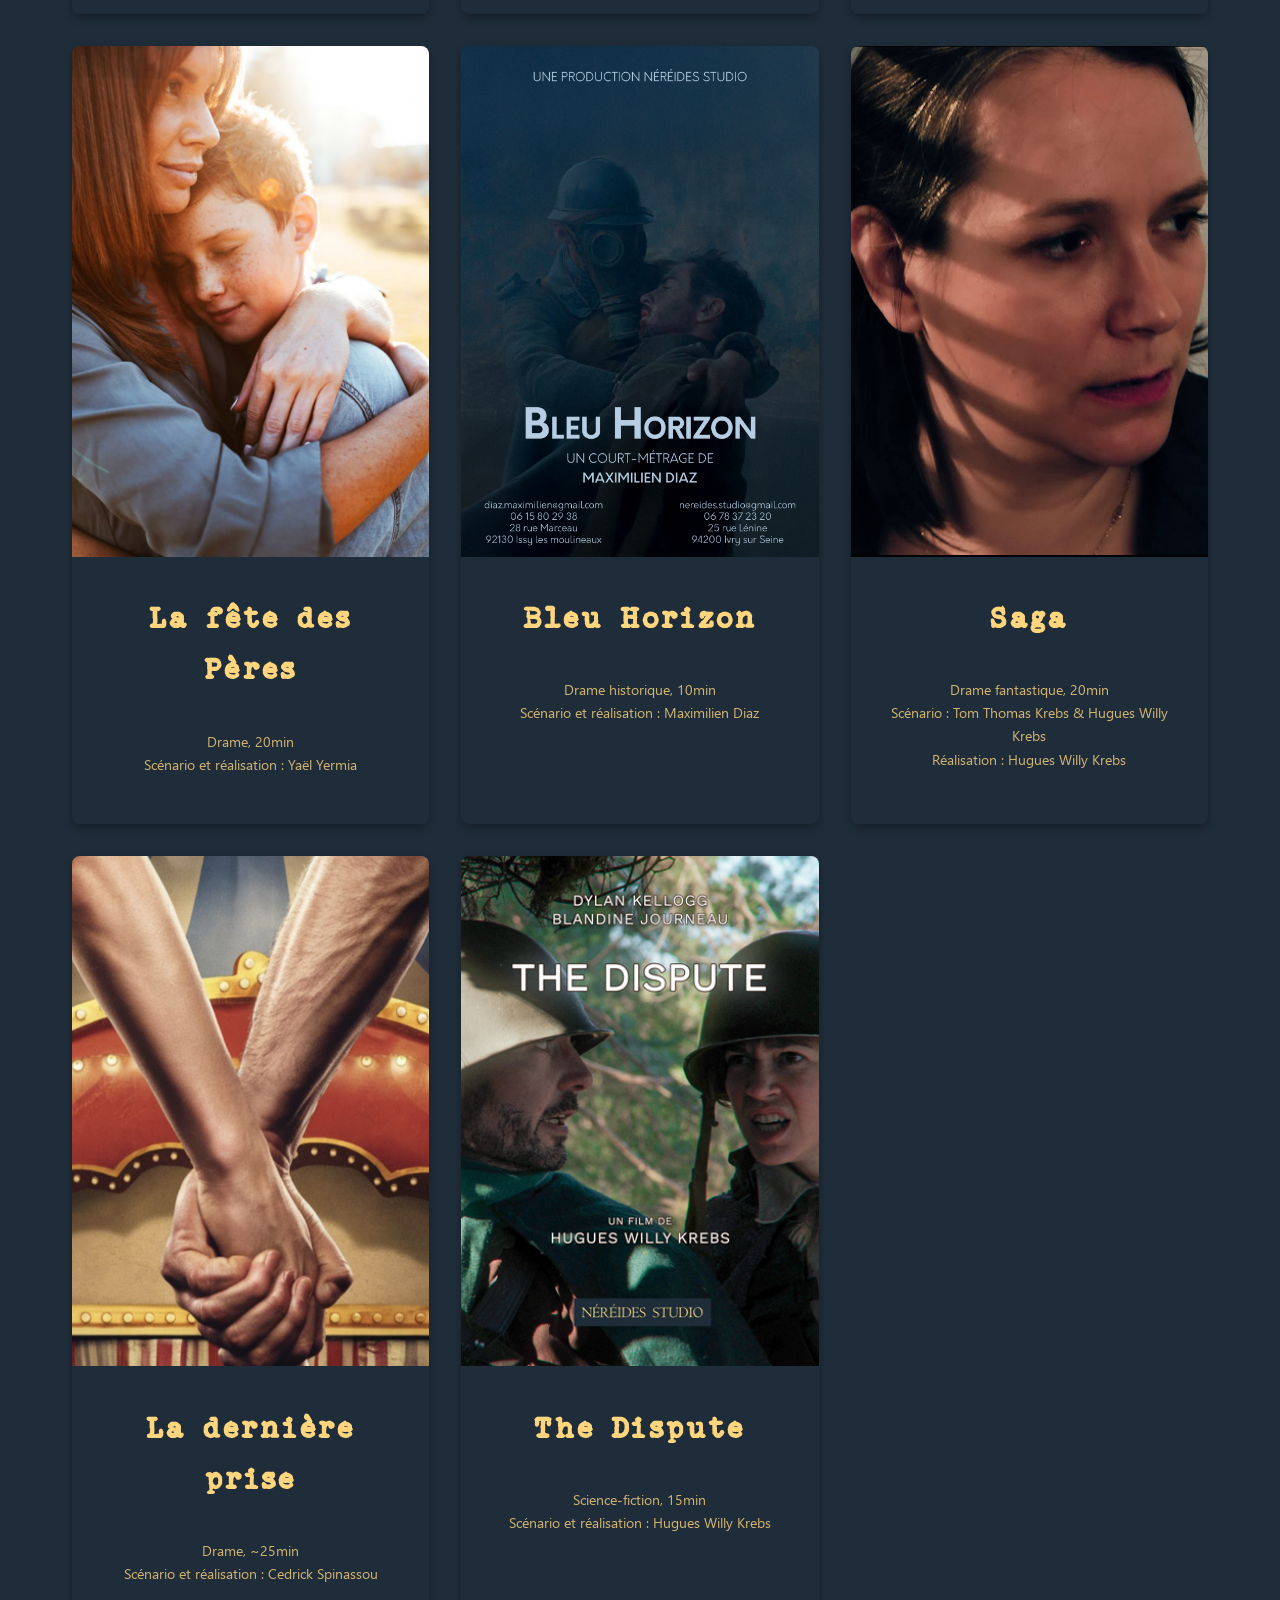
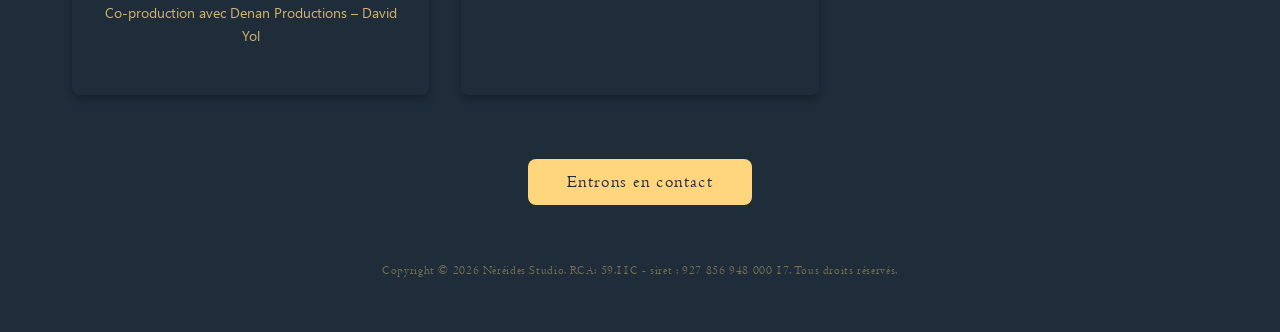
<file: fiction.htm>
<!DOCTYPE html>
<html lang="fr">
<head>
  <meta charset="UTF-8">
  <meta name="viewport" content="width=device-width, initial-scale=1.0">
  <meta name="description" content="Néréides Studio — Films et projets en production. Société de production cinématographique et audiovisuelle.">
  <title>Fictions | Néréides Studio</title>
  <link rel="stylesheet" href="styles/style.css">
  <style>

    body {
      font-family: 'SegoeUI', sans-serif;
      background: var(--navy);
      color: var(--gold);
      line-height: 1.6;
      margin: 0;
      padding: 0;
    }
    
    .page {
      max-width: 1200px;
      margin: 0 auto;
      padding: 2rem;
    }
    
    .intro {
      flex-shrink: 0;
      text-align: center;
      padding-bottom: clamp(0.5rem, 1.8vh, 1rem);
    }
    
    .intro p {
      font-family: '', serif;
      font-size: clamp(0.82rem, 3vw, 1rem);
      line-height: 1.6;
      color: var(--gold);
      letter-spacing: 0.02em;
    }

    .section {
      margin-bottom: 4rem;
    }

    .section h1 {
      font-family: 'Centaur', serif;
      font-size: clamp(1.3rem, 5vw, 2rem);
      text-align: center;
      margin-bottom: 2rem;
      text-transform: uppercase;
      letter-spacing: 0.1em;
      color: var(--gold);
    }

    .film-grid {
      display: grid;
      grid-template-columns: repeat(auto-fill, minmax(300px, 1fr));
      gap: 2rem;
      margin-bottom: 2rem;
    }

    .film-card {
      background: var(--light-navy);
      border-radius: 8px;
      overflow: hidden;
      box-shadow: 0 4px 8px rgba(0, 0, 0, 0.3);
      transition: transform 0.3s, box-shadow 0.3s;
    }
    
    .film-card h1 {
      font-family: 'Remington';
      font-size: clamp(1.5rem, 3vw, 2rem);
      text-align: center;
      margin-bottom: 2rem;
      text-transform: none;
      letter-spacing: 0.1em;
      color: var(--gold);
    }
    
    .film-card:hover {
      transform: translateY(-5px);
      box-shadow: 0 8px 16px rgba(0, 0, 0, 0.4);
    }

    .film-poster {
      width: 100%;
      aspect-ratio: 7/10;
      object-fit: cover;
    }

    .film-info {
      padding: 1.5rem;
    }

    .film-title {
      font-family: 'Remington', serif;
      font-size: clamp(1rem, 2vw, 2rem);
      margin-bottom: 0.5rem;
      text-align: center;
    }

    .film-meta {
      font-size: 0.9rem;
      opacity: 0.8;
      text-align: center;
      margin-bottom: 1rem;
    }

    .film-description {
      font-size: 0.95rem;
      margin-bottom: 1rem;
      text-align: justify;
    }

    .film-links {
      display: flex;
      flex-direction: column;
      gap: 0.5rem;
    }

    .film-link {
      display: block;
      text-align: center;
      color: var(--gold);
      text-decoration: none;
      background: rgba(255, 214, 125, 0.1);
      padding: 0.5rem;
      border-radius: 4px;
      transition: background 0.3s;
    }

    .film-link:hover {
      background: rgba(255, 214, 125, 0.2);
    }

    .awards {
      font-size: 0.8rem;
      font-style: italic;
      color: rgba(255, 214, 125, 0.8);
      text-align: center;
      margin-top: 0.5rem;
    }
   
  </style>
</head>
<body>
  <div class="page">
    <header class="site-header">
      <a href="index.htm" class="site-header"> <!---target="_blank" rel="noopener noreferrer"--->
      <h1>Néréides Studio</h1></a>
    </header>

    <p class="intro">
      Depuis 2024, le catalogue de Néréides Studio s’étoffe de productions<br>
      originales, humanistes, engagés et positives, à la croisée des genres.
    </p>

<!-- FILMS EN DISTRIBUTION -->
    <section class="section">
      <h1>Films en distribution</h1>
      <div class="film-grid">
<!-- Cassandre -->
        <div class="film-card">
          <img src="images/cassandre.jpg" alt="Affiche du film Cassandre" class="film-poster">
          <div class="film-info">
            <h1 class="film-title">Cassandre</h1>
            <p class="film-meta">2026 – Drame fantastique, 20min<br>Réalisé par Hugues Willy Krebs</p>
            <p class="film-meta">Visa : 162.981</p>
            <div class="film-links">
              <a href="https://vimeo.com/nereidesstudio/cassandreteaser" class="film-link" target="_blank" rel="noopener noreferrer">Voir la bande-annonce</a>
              <a href="https://vimeo.com/nereidesstudio/cassandre" class="film-link" target="_blank" rel="noopener noreferrer">Voir le film</a>
          </div>
            <!---p class="film-meta">Mot de passe : cassandre2026</p--->
          </div>
        </div>

<!-- Les yeux roses -->
        <div class="film-card">
          <img src="images/yeux-roses.jpg" alt="Affiche du film Les yeux roses" class="film-poster">
          <div class="film-info">
            <h1 class="film-title">Les yeux roses</h1>
            <p class="film-meta">2025 – Comédie musicale, 2min<br>Réalisé par Jordan Lambermont</p>
            <p class="film-meta">Visa : en cours</p>
            <div class="film-links">
              <a href="https://vimeo.com/nereidesstudio/lesyeuxroses" class="film-link" target="_blank" rel="noopener noreferrer">Voir le film</a>
            </div>
            <!---p class="film-meta">Mot de passe : Amiens2026</p--->
          </div>
        </div>

<!-- Les dernières paroles du poète -->
        <div class="film-card">
          <img src="images/dernieres-paroles.jpg" alt="Affiche du film Les dernières paroles du poète" class="film-poster">
          <div class="film-info">
            <h1 class="film-title">Les dernières paroles du poète</h1>
            <p class="film-meta">2025 – Animation, 8min<br>Réalisé par Mireille Boucard & Bruce Krebs</p>
            <p class="film-meta">Visa : 165.518<br>Distribution : T4Culture</p>
            <div class="film-links">
              <a href="https://vimeo.com/nereidesstudio/dernieresparolesteaser" class="film-link" target="_blank" rel="noopener noreferrer">Voir la bande annonce</a>
              <a href="https://vimeo.com/nereidesstudio/dernieresparoles" class="film-link" target="_blank" rel="noopener noreferrer">Voir le film</a>
            </div>
            <!---p class="film-meta">Mot de passe : Daumal2025</p--->
          </div>
        </div>

<!-- Les Orchidoclastes -->
        <div class="film-card">
          <img src="images/orchidoclastes.jpg" alt="Affiche du film Les Orchidoclastes" class="film-poster">
          <div class="film-info">
            <h1 class="film-title">Les Orchidoclastes</h1>
            <p class="film-meta">2025 – Comédie, 8min<br>Réalisé par Hugues Willy Krebs</p>
            <p class="film-meta">Visa : 165.647<br>Distribution : T4Culture</p>
            <div class="film-links">
              <a href="https://vimeo.com/nereidesstudio/orchidoclastesteaser" class="film-link" target="_blank" rel="noopener noreferrer">Voir la bande annonce</a>
              <a href="https://vimeo.com/nereidesstudio/orchidoclastes" class="film-link" target="_blank" rel="noopener noreferrer">Voir le film</a>
            </div>
            <!---p class="film-meta">Mot de passe : papillon2025</p--->
            <p class="awards">Prix du public, Festival des Canes, Pussay, octobre 2025</p>
          </div>
        </div>

<!-- À la folie, passionnément -->
        <div class="film-card">
          <img src="images/folie-passionnement.jpg" alt="Affiche du film À la folie, passionnément" class="film-poster">
          <div class="film-info">
            <h1 class="film-title">À la folie, passionnément</h1>
            <p class="film-meta">2024 – Comédie, 4min<br>Réalisé par Tom Thomas Krebs</p>
            <p class="film-meta">Visa : 163.309</p>
            <div class="film-links">
              <!---a href="https://vimeo.com/nereidesstudio/foliepassion" class="film-link" target="_blank" rel="noopener noreferrer">Voir la bande annonce</a--->
              <a href="https://vimeo.com/nereidesstudio/foliepassion" class="film-link" target="_blank" rel="noopener noreferrer">Voir le film</a>
            </div>
            <!---p class="film-meta">Mot de passe : folie2024</p--->
          </div>
        </div>

<!-- Les petites phrases -->
        <div class="film-card">
          <img src="images/petites-phrases.jpg" alt="Affiche du film Les petites phrases" class="film-poster">
          <div class="film-info">
            <h1 class="film-title">Les petites phrases</h1>
            <p class="film-meta">2024 – Thriller fantastique, 11min<br>Réalisé par Hugues Willy Krebs</p>
            <p class="film-meta">Visa : 163.239</p>
            <div class="film-links">
              <!---a href="https://vimeo.com/nereidesstudio/petitesphrases" class="film-link" target="_blank" rel="noopener noreferrer">Voir la bande annonce</a--->
              <a href="https://vimeo.com/nereidesstudio/petitesphrases" class="film-link" target="_blank" rel="noopener noreferrer">Voir le film</a>
            </div>
            <!---p class="film-meta">Mot de passe : phrases2024</p--->
            <p class="awards">
              Sélections :<br>
              Delhi Shorts International Film Festival, Inde, 13ème édition, 2024.<br>
              Omovies - International LGBT+ Questioning Film Festival, Naples, Italie, 2024
            </p>
          </div>
        </div>
      </div>
    </section>

 <!-- FILMS EN DÉVELOPPEMENT -->      
    <section class="section">
      <h1>Films en développement</h1>
      <div class="film-grid">

<!-- U Casteddu -->
        <div class="film-card">
          <img src="images/UCasteddu.jpg" alt="Affiche du film U Casteddu" class="film-poster">
          <div class="film-info" style="text-align: center; padding: 2rem;">
            <h1 class="film-title">U Casteddu</h1>
            <p class="film-meta">Drame fantastique, 15min<br>Scénario : Anne-Sophie Soldaini & Thomas Chapelle<br>Réalisation : Anne-Sophie Soldaini</p>
            <p class="film-meta">Co-production avec Sisteria Films – Lou Camille</p>
            <p class="awards">Ce scénario a suivi la résidence du G.R.E.C. Porto Vecchio, en novembre 2025</p>
          </div>
        </div>

        
<!-- Désirée -->
        <div class="film-card">
          <img src="images/Desiree.jpg" alt="Affiche du film Désirée" class="film-poster">
          <div class="film-info" style="text-align: center; padding: 2rem;">
            <h1 class="film-title">Désirée</h1>
            <p class="film-meta">Drame intimiste, 15min<br>Scénario : Lucile Garcia<br>
              réalisation : Delphine Seignon</p>
            </div>
        </div>
        
<!-- Chantier familial -->
        <div class="film-card">
          <img src="images/ChantierFamilial.jpg" alt="Affiche du film Chantier Familial" class="film-poster">
          <div class="film-info" style="text-align: center; padding: 2rem;">
            <h1 class="film-title">Chantier familial</h1>
            <p class="film-meta">Comédie dramatique, 15min<br>Scénario et réalisation : Justine Brousset</p>
            <p class="film-meta">Co-production avec Parallell Cinema – David Steiner</p>
          </div>
        </div>

<!-- La fête des Pères -->
        <div class="film-card">
          <img src="images/FeteDesPeres.jpg" alt="Affiche du film La Fête des Pères" class="film-poster">
          <div class="film-info" style="text-align: center; padding: 2rem;">
            <h1 class="film-title">La fête des Pères</h1>
            <p class="film-meta">Drame, 20min<br>Scénario et réalisation : Yaël Yermia</p>
          </div>
        </div>
                
 <!-- Bleu Horizon -->
        <div class="film-card">
          <img src="images/BleuHorizon.jpg" alt="Affiche du film Bleu Horizon" class="film-poster">
          <div class="film-info" style="text-align: center; padding: 2rem;">
            <h1 class="film-title">Bleu Horizon</h1>
            <p class="film-meta">Drame historique, 10min<br>Scénario et réalisation : Maximilien Diaz</p>
          </div>
        </div>

 <!-- Saga -->
        <div class="film-card">
          <img src="images/Saga.jpg" alt="Affiche du film Saga" class="film-poster">
          <div class="film-info" style="text-align: center; padding: 2rem;">
            <h1 class="film-title">Saga</h1>
            <p class="film-meta">Drame fantastique, 20min<br>Scénario : Tom Thomas Krebs & Hugues Willy Krebs<br>Réalisation : Hugues Willy Krebs</p>
          </div>
        </div>

<!-- La dernière prise -->
        <div class="film-card">
          <img src="images/DernièrePrise.jpg" alt="Affiche du film La Dernière Prise" class="film-poster">
          <div class="film-info" style="text-align: center; padding: 2rem;">
            <h1 class="film-title">La dernière prise</h1>
            <p class="film-meta">Drame, ~25min<br>Scénario et réalisation : Cedrick Spinassou</p>
            <p class="film-meta">Co-production avec Denan Productions – David Yol</p>
          </div>
        </div>
        
 <!-- The Dispute -->
        <div class="film-card">
          <img src="images/TheDispute.jpg" alt="Affiche du film The Dispute" class="film-poster">
          <div class="film-info" style="text-align: center; padding: 2rem;">
            <h1 class="film-title">The Dispute</h1>
            <p class="film-meta">Science-fiction, 15min<br>Scénario et réalisation : Hugues Willy Krebs</p>
          </div>
        </div>

      </div>
    </section>

    <div class="cta">
      <button class="cta-btn" id="open-card">Entrons en contact</button>
    </div>
            
    <footer class="site-footer">
      <p><br><br>Copyright © 2026 Néréides Studio. RCA: 59.11C - siret : 927 856 948 000 17. Tous droits réservés.</p>
    </footer>

    <!--- cta --->
      <div class="modal-backdrop" id="modal" role="dialog" aria-modal="true" aria-label="Carte de visite Néréides Studio">
      <div class="business-card">
        <p class="card-name">Néréides Studio</p>
      <div class="card-divider"></div>
  <div class="card-info">
      <div class="card-line">
          <svg class="card-icon" width="15" height="15" viewBox="0 0 16 16" fill="none" stroke="currentColor" stroke-width="1.5">
            <path d="M2 3.5A1.5 1.5 0 0 1 3.5 2h1.09a.5.5 0 0 1 .47.33l.9 2.5a.5.5 0 0 1-.11.52L4.5 6.7C5.3 8.4 7.6 10.7 9.3 11.5l1.35-1.35a.5.5 0 0 1 .52-.11l2.5.9a.5.5 0 0 1 .33.47V12.5A1.5 1.5 0 0 1 12.5 14C6.7 14 2 9.3 2 3.5Z"/>
          </svg>
          <a href="tel:0678372320">06 78 37 23 20</a>
        </div>
        <div class="card-line">
          <svg class="card-icon" width="15" height="15" viewBox="0 0 16 16" fill="none" stroke="currentColor" stroke-width="1.5">
            <rect x="1" y="3" width="14" height="10" rx="1.5"/>
            <path d="m1 4 7 5 7-5"/>
          </svg>
          <a href="mailto:nereides.studio@gmail.com">nereides.studio@gmail.com</a>
        </div>
      </div>
      <button class="modal-close" id="close-card">Fermer</button>
    </div>
  </div>

  <!-- Script Cloudflare pour décoder l'email -->
  <!--script data-cfasync="false" src="/cdn-cgi/scripts/5c5dd728/cloudflare-static/email-decode.min.js"></script--->

  <!-- Script pour gérer la modale -->
  <script>
    const modal    = document.getElementById('modal');
    const openBtn  = document.getElementById('open-card');
    const closeBtn = document.getElementById('close-card');

    openBtn.addEventListener('click', () => modal.classList.add('visible'));
    closeBtn.addEventListener('click', () => modal.classList.remove('visible'));
  </script>

</body>
</html>
</file>
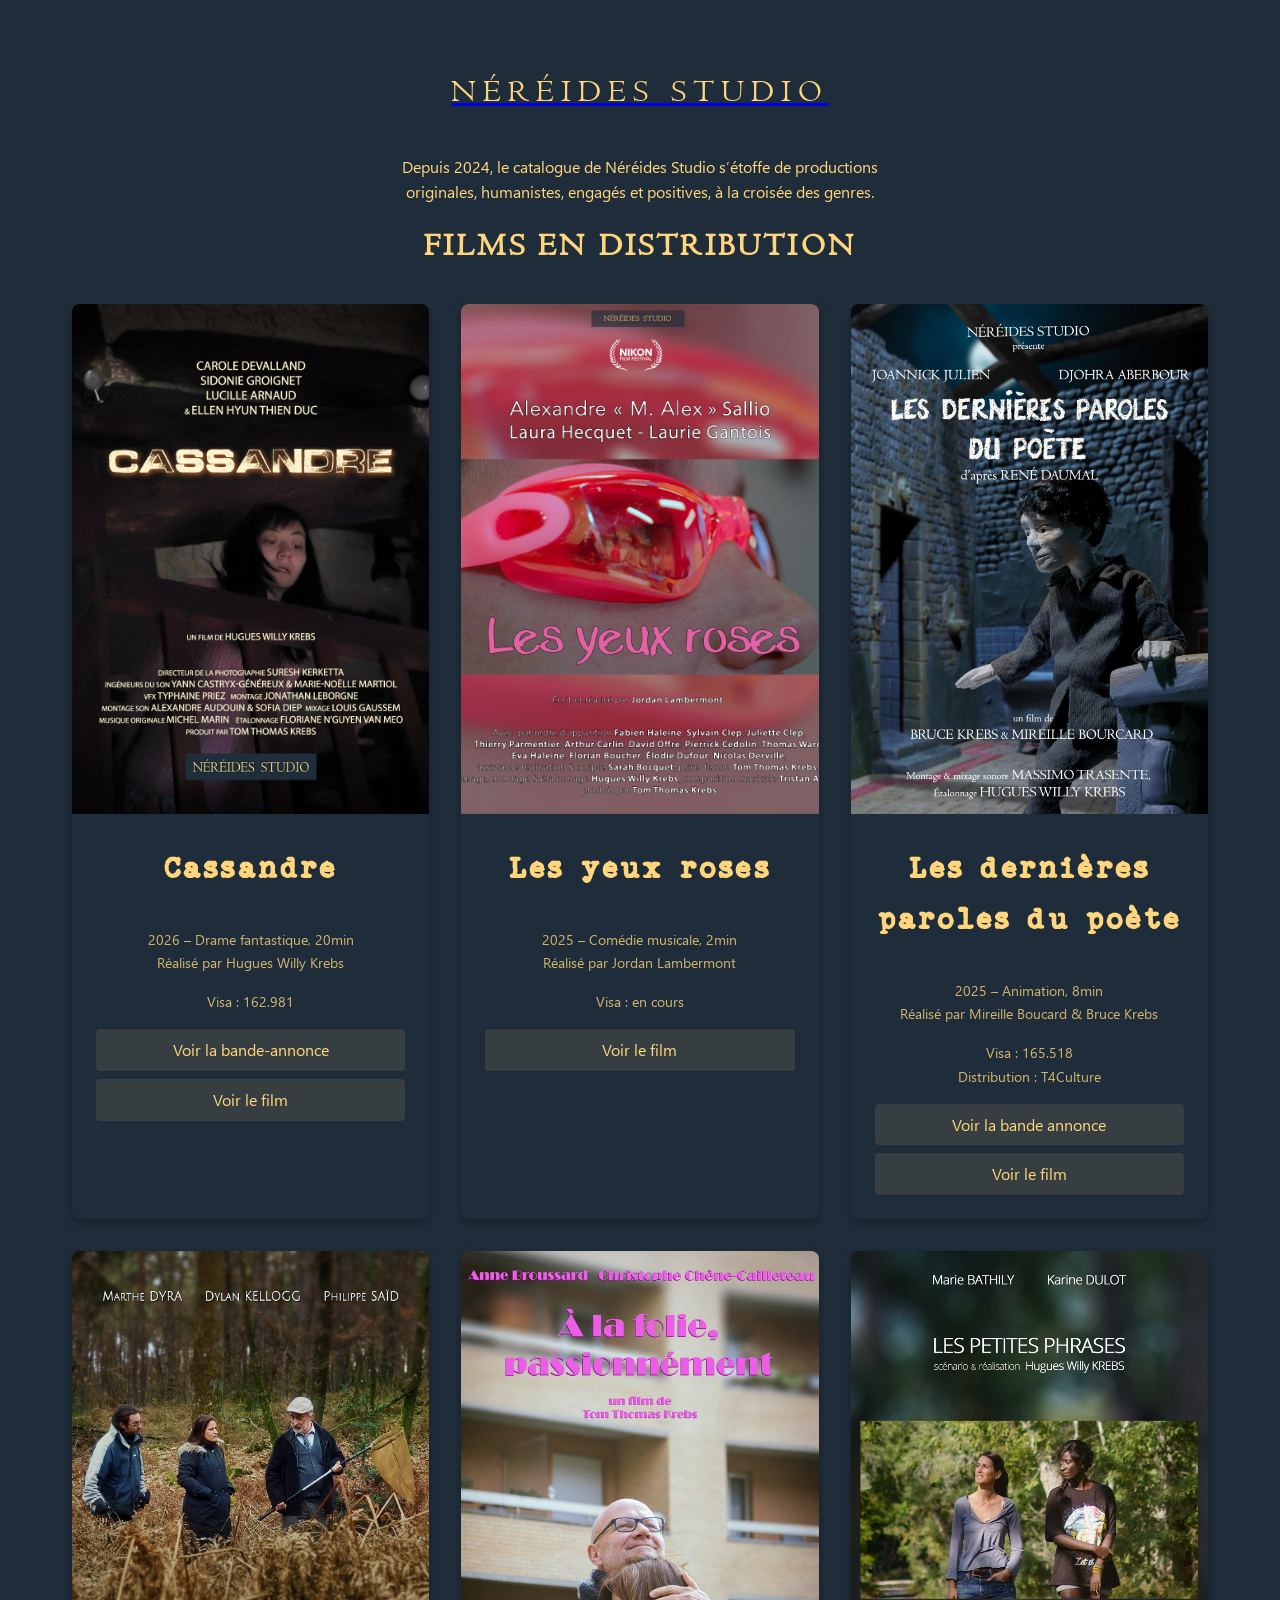
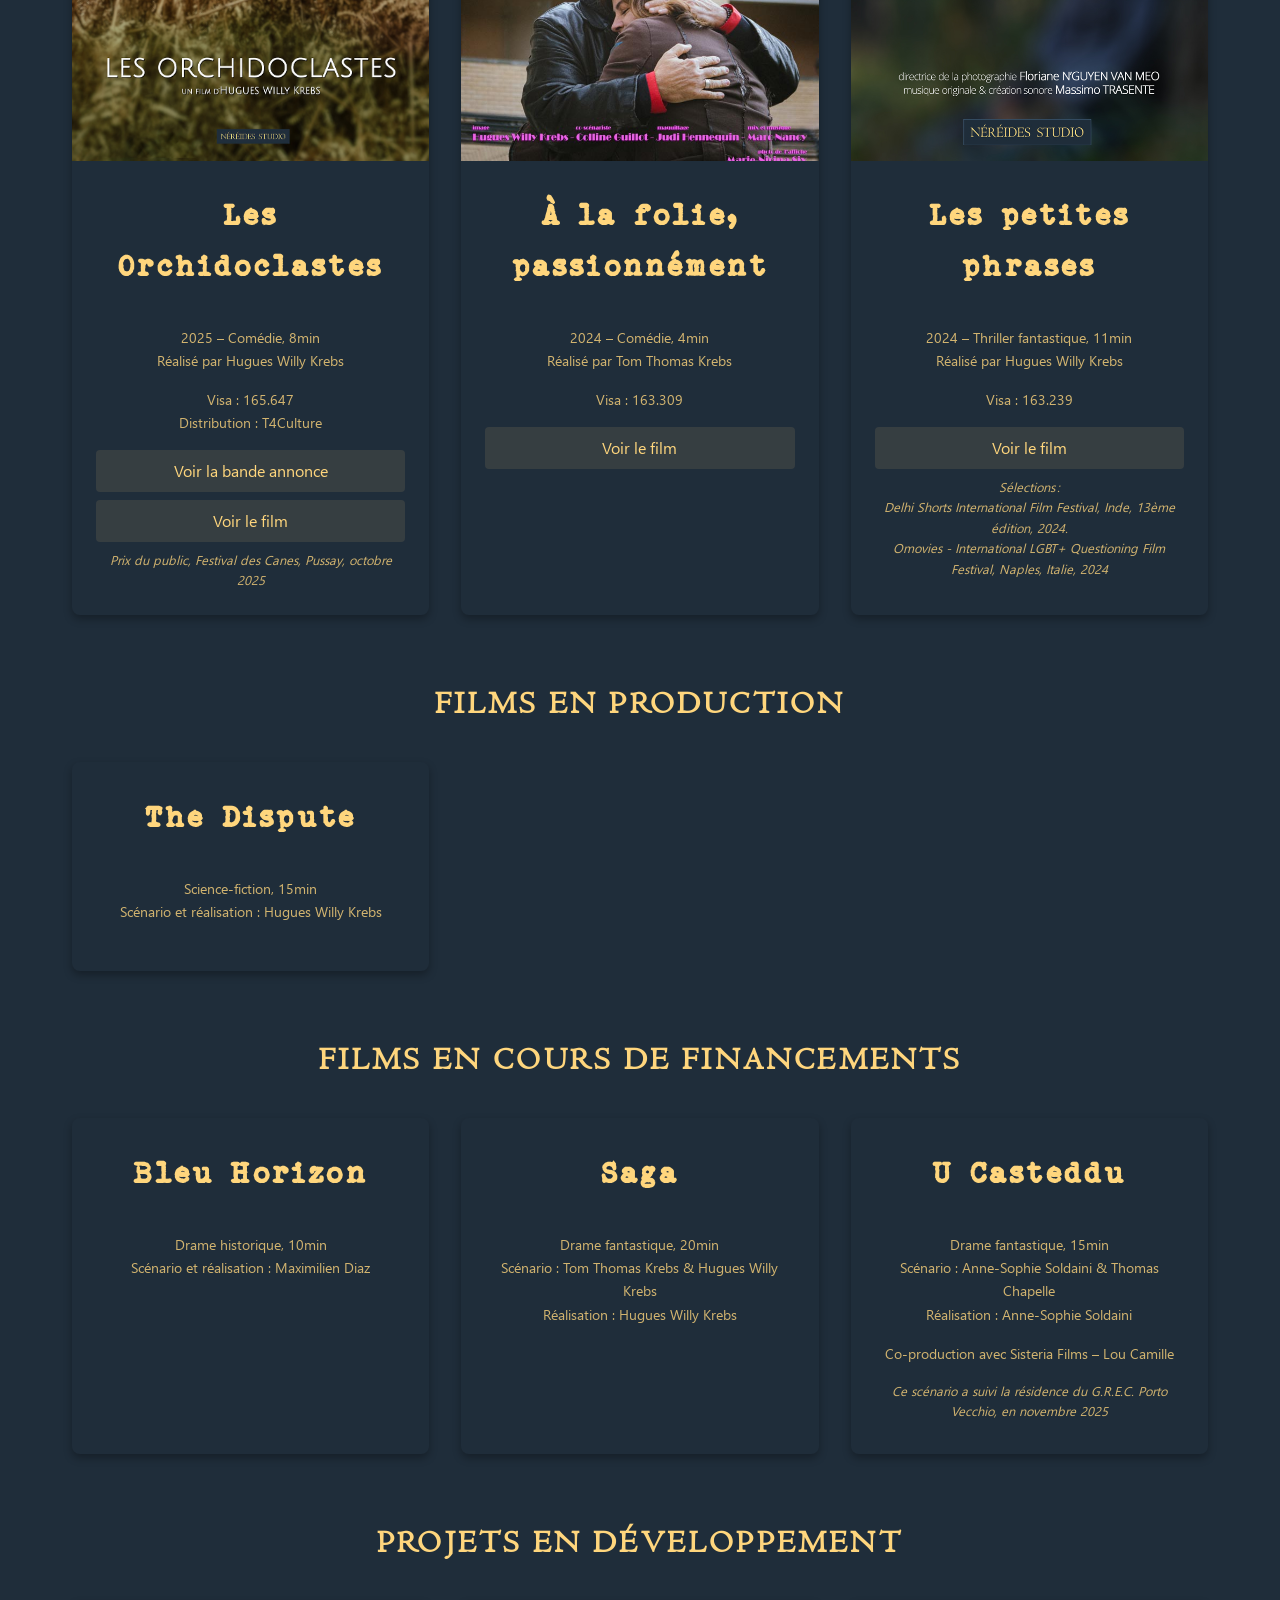
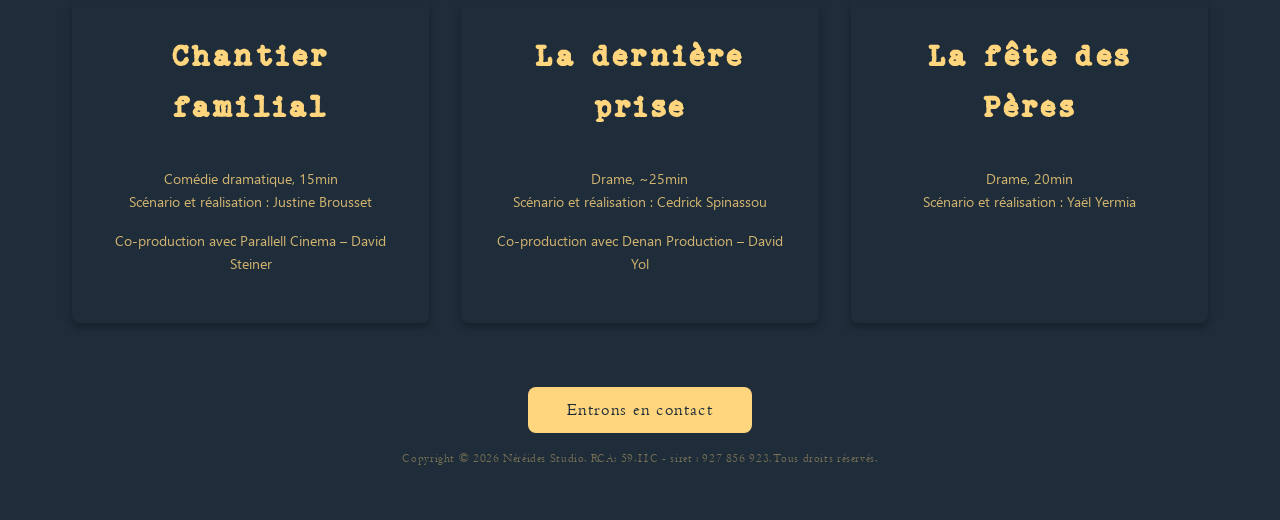
<file: fiction.html>
<!DOCTYPE html>
<html lang="fr">
<head>
  <meta charset="UTF-8">
  <meta name="viewport" content="width=device-width, initial-scale=1.0">
  <meta name="description" content="Néréides Studio — Films et projets en production. Société de production cinématographique et audiovisuelle.">
  <title>Fictions | Néréides Studio</title>
  <link rel="stylesheet" href="styles/style.css">
  <style>

    body {
      font-family: 'SegoeUI', sans-serif;
      background: var(--navy);
      color: var(--gold);
      line-height: 1.6;
      margin: 0;
      padding: 0;
    }
    
    .page {
      max-width: 1200px;
      margin: 0 auto;
      padding: 2rem;
    }
    
    .intro {
      flex-shrink: 0;
      text-align: center;
      padding-bottom: clamp(0.5rem, 1.8vh, 1rem);
    }
    
    .intro p {
      font-family: '', serif;
      font-size: clamp(0.82rem, 3vw, 1rem);
      line-height: 1.6;
      color: var(--gold);
      letter-spacing: 0.02em;
    }

    .section {
      margin-bottom: 4rem;
    }

    .section h1 {
      font-family: 'Centaur', serif;
      font-size: clamp(1.3rem, 5vw, 2rem);
      text-align: center;
      margin-bottom: 2rem;
      text-transform: uppercase;
      letter-spacing: 0.1em;
      color: var(--gold);
    }

    .film-grid {
      display: grid;
      grid-template-columns: repeat(auto-fill, minmax(300px, 1fr));
      gap: 2rem;
      margin-bottom: 2rem;
    }

    .film-card {
      background: var(--light-navy);
      border-radius: 8px;
      overflow: hidden;
      box-shadow: 0 4px 8px rgba(0, 0, 0, 0.3);
      transition: transform 0.3s, box-shadow 0.3s;
    }
    
    .film-card h1 {
      font-family: 'Remington';
      font-size: clamp(1.5rem, 3vw, 2rem);
      text-align: center;
      margin-bottom: 2rem;
      text-transform: none;
      letter-spacing: 0.1em;
      color: var(--gold);
    }
    
    .film-card:hover {
      transform: translateY(-5px);
      box-shadow: 0 8px 16px rgba(0, 0, 0, 0.4);
    }

    .film-poster {
      width: 100%;
      aspect-ratio: 7/10;
      object-fit: cover;
    }

    .film-info {
      padding: 1.5rem;
    }

    .film-title {
      font-family: 'Remington', serif;
      font-size: clamp(1rem, 2vw, 2rem);
      margin-bottom: 0.5rem;
      text-align: center;
    }

    .film-meta {
      font-size: 0.9rem;
      opacity: 0.8;
      text-align: center;
      margin-bottom: 1rem;
    }

    .film-description {
      font-size: 0.95rem;
      margin-bottom: 1rem;
      text-align: justify;
    }

    .film-links {
      display: flex;
      flex-direction: column;
      gap: 0.5rem;
    }

    .film-link {
      display: block;
      text-align: center;
      color: var(--gold);
      text-decoration: none;
      background: rgba(255, 214, 125, 0.1);
      padding: 0.5rem;
      border-radius: 4px;
      transition: background 0.3s;
    }

    .film-link:hover {
      background: rgba(255, 214, 125, 0.2);
    }

    .awards {
      font-size: 0.8rem;
      font-style: italic;
      color: rgba(255, 214, 125, 0.8);
      text-align: center;
      margin-top: 0.5rem;
    }
   
  </style>
</head>
<body>
  <div class="page">
    <header class="site-header">
      <a href="index.htm" class="site-header"> <!---target="_blank" rel="noopener noreferrer"--->
      <h1>Néréides Studio</h1></a>
    </header>

    <p class="intro">
      Depuis 2024, le catalogue de Néréides Studio s’étoffe de productions<br>
      originales, humanistes, engagés et positives, à la croisée des genres.
    </p>

    <section class="section">
      <h1>Films en distribution</h1>
      <div class="film-grid">
<!-- Cassandre -->
        <div class="film-card">
          <img src="images/cassandre.jpg" alt="Affiche du film Cassandre" class="film-poster">
          <div class="film-info">
            <h1 class="film-title">Cassandre</h1>
            <p class="film-meta">2026 – Drame fantastique, 20min<br>Réalisé par Hugues Willy Krebs</p>
            <p class="film-meta">Visa : 162.981</p>
            <div class="film-links">
              <a href="https://vimeo.com/nereidesstudio/cassandreteaser" class="film-link" target="_blank" rel="noopener noreferrer">Voir la bande-annonce</a>
              <a href="https://vimeo.com/nereidesstudio/cassandre" class="film-link" target="_blank" rel="noopener noreferrer">Voir le film</a>
          </div>
            <!---p class="film-meta">Mot de passe : cassandre2026</p--->
          </div>
        </div>

<!-- Les yeux roses -->
        <div class="film-card">
          <img src="images/yeux-roses.jpg" alt="Affiche du film Les yeux roses" class="film-poster">
          <div class="film-info">
            <h1 class="film-title">Les yeux roses</h1>
            <p class="film-meta">2025 – Comédie musicale, 2min<br>Réalisé par Jordan Lambermont</p>
            <p class="film-meta">Visa : en cours</p>
            <div class="film-links">
              <a href="https://vimeo.com/nereidesstudio/lesyeuxroses" class="film-link" target="_blank" rel="noopener noreferrer">Voir le film</a>
            </div>
            <!---p class="film-meta">Mot de passe : Amiens2026</p--->
          </div>
        </div>

<!-- Les dernières paroles du poète -->
        <div class="film-card">
          <img src="images/dernieres-paroles.jpg" alt="Affiche du film Les dernières paroles du poète" class="film-poster">
          <div class="film-info">
            <h1 class="film-title">Les dernières paroles du poète</h1>
            <p class="film-meta">2025 – Animation, 8min<br>Réalisé par Mireille Boucard & Bruce Krebs</p>
            <p class="film-meta">Visa : 165.518<br>Distribution : T4Culture</p>
            <div class="film-links">
              <a href="https://vimeo.com/nereidesstudio/dernieresparolesteaser" class="film-link" target="_blank" rel="noopener noreferrer">Voir la bande annonce</a>
              <a href="https://vimeo.com/nereidesstudio/dernieresparoles" class="film-link" target="_blank" rel="noopener noreferrer">Voir le film</a>
            </div>
            <!---p class="film-meta">Mot de passe : Daumal2025</p--->
          </div>
        </div>

<!-- Les Orchidoclastes -->
        <div class="film-card">
          <img src="images/orchidoclastes.jpg" alt="Affiche du film Les Orchidoclastes" class="film-poster">
          <div class="film-info">
            <h1 class="film-title">Les Orchidoclastes</h1>
            <p class="film-meta">2025 – Comédie, 8min<br>Réalisé par Hugues Willy Krebs</p>
            <p class="film-meta">Visa : 165.647<br>Distribution : T4Culture</p>
            <div class="film-links">
              <a href="https://vimeo.com/nereidesstudio/orchidoclastesteaser" class="film-link" target="_blank" rel="noopener noreferrer">Voir la bande annonce</a>
              <a href="https://vimeo.com/nereidesstudio/orchidoclastes" class="film-link" target="_blank" rel="noopener noreferrer">Voir le film</a>
            </div>
            <!---p class="film-meta">Mot de passe : papillon2025</p--->
            <p class="awards">Prix du public, Festival des Canes, Pussay, octobre 2025</p>
          </div>
        </div>

<!-- À la folie, passionnément -->
        <div class="film-card">
          <img src="images/folie-passionnement.jpg" alt="Affiche du film À la folie, passionnément" class="film-poster">
          <div class="film-info">
            <h1 class="film-title">À la folie, passionnément</h1>
            <p class="film-meta">2024 – Comédie, 4min<br>Réalisé par Tom Thomas Krebs</p>
            <p class="film-meta">Visa : 163.309</p>
            <div class="film-links">
              <!---a href="https://vimeo.com/nereidesstudio/foliepassion" class="film-link" target="_blank" rel="noopener noreferrer">Voir la bande annonce</a--->
              <a href="https://vimeo.com/nereidesstudio/foliepassion" class="film-link" target="_blank" rel="noopener noreferrer">Voir le film</a>
            </div>
            <!---p class="film-meta">Mot de passe : folie2024</p--->
          </div>
        </div>

<!-- Les petites phrases -->
        <div class="film-card">
          <img src="images/petites-phrases.jpg" alt="Affiche du film Les petites phrases" class="film-poster">
          <div class="film-info">
            <h1 class="film-title">Les petites phrases</h1>
            <p class="film-meta">2024 – Thriller fantastique, 11min<br>Réalisé par Hugues Willy Krebs</p>
            <p class="film-meta">Visa : 163.239</p>
            <div class="film-links">
              <!---a href="https://vimeo.com/nereidesstudio/petitesphrases" class="film-link" target="_blank" rel="noopener noreferrer">Voir la bande annonce</a--->
              <a href="https://vimeo.com/nereidesstudio/petitesphrases" class="film-link" target="_blank" rel="noopener noreferrer">Voir le film</a>
            </div>
            <!---p class="film-meta">Mot de passe : phrases2024</p--->
            <p class="awards">
              Sélections :<br>
              Delhi Shorts International Film Festival, Inde, 13ème édition, 2024.<br>
              Omovies - International LGBT+ Questioning Film Festival, Naples, Italie, 2024
            </p>
          </div>
        </div>
      </div>
    </section>

    <section class="section">
      <h1>Films en production</h1>
      <div class="film-grid">
        <!-- The Dispute -->
        <div class="film-card">
          <div class="film-info" style="text-align: center; padding: 2rem;">
            <h1 class="film-title">The Dispute</h1>
            <p class="film-meta">Science-fiction, 15min<br>Scénario et réalisation : Hugues Willy Krebs</p>
          </div>
        </div>
      </div>
    </section>

    <section class="section">
      <h1>Films en cours de financements</h1>
      <div class="film-grid">
 <!-- Bleu Horizon -->
        <div class="film-card">
          <div class="film-info" style="text-align: center; padding: 2rem;">
            <h1 class="film-title">Bleu Horizon</h1>
            <p class="film-meta">Drame historique, 10min<br>Scénario et réalisation : Maximilien Diaz</p>
          </div>
        </div>
 <!-- Saga -->
        <div class="film-card">
          <div class="film-info" style="text-align: center; padding: 2rem;">
            <h1 class="film-title">Saga</h1>
            <p class="film-meta">Drame fantastique, 20min<br>Scénario : Tom Thomas Krebs & Hugues Willy Krebs<br>Réalisation : Hugues Willy Krebs</p>
          </div>
        </div>
<!-- U Casteddu -->
        <div class="film-card">
          <div class="film-info" style="text-align: center; padding: 2rem;">
            <h1 class="film-title">U Casteddu</h1>
            <p class="film-meta">Drame fantastique, 15min<br>Scénario : Anne-Sophie Soldaini & Thomas Chapelle<br>Réalisation : Anne-Sophie Soldaini</p>
            <p class="film-meta">Co-production avec Sisteria Films – Lou Camille</p>
            <p class="awards">Ce scénario a suivi la résidence du G.R.E.C. Porto Vecchio, en novembre 2025</p>
          </div>
        </div>
      </div>  
    </section>

    <section class="section">
      <h1>Projets en développement</h1>
      <div class="film-grid">
<!-- Chantier familial -->
        <div class="film-card">
          <div class="film-info" style="text-align: center; padding: 2rem;">
            <h1 class="film-title">Chantier familial</h1>
            <p class="film-meta">Comédie dramatique, 15min<br>Scénario et réalisation : Justine Brousset</p>
            <p class="film-meta">Co-production avec Parallell Cinema – David Steiner</p>
          </div>
        </div>

<!-- La dernière prise -->
        <div class="film-card">
          <div class="film-info" style="text-align: center; padding: 2rem;">
            <h1 class="film-title">La dernière prise</h1>
            <p class="film-meta">Drame, ~25min<br>Scénario et réalisation : Cedrick Spinassou</p>
            <p class="film-meta">Co-production avec Denan Production – David Yol</p>
          </div>
        </div>
        
 <!-- La fête des Pères -->
        <div class="film-card">
          <div class="film-info" style="text-align: center; padding: 2rem;">
            <h1 class="film-title">La fête des Pères</h1>
            <p class="film-meta">Drame, 20min<br>Scénario et réalisation : Yaël Yermia</p>
          </div>
        </div>
      </div>
    </section>

    <div class="cta">
      <button class="cta-btn" id="open-card">Entrons en contact</button>
    </div>
            
    <footer class="site-footer">
      <p>Copyright © 2026 Néréides Studio. RCA: 59.11C - siret : 927 856 923. Tous droits réservés.</p>
    </footer>

    <!--- cta --->
      <div class="modal-backdrop" id="modal" role="dialog" aria-modal="true" aria-label="Carte de visite Néréides Studio">
      <div class="business-card">
        <p class="card-name">Néréides Studio</p>
      <div class="card-divider"></div>
  <div class="card-info">
      <div class="card-line">
          <svg class="card-icon" width="15" height="15" viewBox="0 0 16 16" fill="none" stroke="currentColor" stroke-width="1.5">
            <path d="M2 3.5A1.5 1.5 0 0 1 3.5 2h1.09a.5.5 0 0 1 .47.33l.9 2.5a.5.5 0 0 1-.11.52L4.5 6.7C5.3 8.4 7.6 10.7 9.3 11.5l1.35-1.35a.5.5 0 0 1 .52-.11l2.5.9a.5.5 0 0 1 .33.47V12.5A1.5 1.5 0 0 1 12.5 14C6.7 14 2 9.3 2 3.5Z"/>
          </svg>
          <a href="tel:0678372320">06 78 37 23 20</a>
        </div>
        <div class="card-line">
          <svg class="card-icon" width="15" height="15" viewBox="0 0 16 16" fill="none" stroke="currentColor" stroke-width="1.5">
            <rect x="1" y="3" width="14" height="10" rx="1.5"/>
            <path d="m1 4 7 5 7-5"/>
          </svg>
          <a href="mailto:nereides.studio@gmail.com">nereides.studio@gmail.com</a>
        </div>
      </div>
      <button class="modal-close" id="close-card">Fermer</button>
    </div>
  </div>

  <!-- Script Cloudflare pour décoder l'email -->
  <!--script data-cfasync="false" src="/cdn-cgi/scripts/5c5dd728/cloudflare-static/email-decode.min.js"></script--->

  <!-- Script pour gérer la modale -->
  <script>
    const modal    = document.getElementById('modal');
    const openBtn  = document.getElementById('open-card');
    const closeBtn = document.getElementById('close-card');

    openBtn.addEventListener('click', () => modal.classList.add('visible'));
    closeBtn.addEventListener('click', () => modal.classList.remove('visible'));
  </script>

</body>
</html>
</file>
<file: styles/style.css>
/* --- polices personnalisées --- */
    @font-face {
      font-family: 'Centaur';
      src: url('../fonts/centaur.ttf') format('truetype');
      font-display: swap;
    }
    @font-face {
      font-family: 'Remington';
      src: url('../fonts/remington.ttf') format('truetype');
      font-display: swap;
    }
    @font-face {
      font-family: 'BalletHarmony';
      src: url('../fonts/balletharmony.ttf') format('truetype');
      font-display: swap;
    }
    @font-face {
      font-family: 'SegoeUI';
      src: url('../fonts/segoeui.ttf') format('truetype');
      font-display: swap;
    }

    *, *::before, *::after { box-sizing: border-box; margin: 0; padding: 0; }

    :root {
      --gold: #ffd67d;
      --navy: #1f2d3a;
    }

    /* ── HEADER ── */
    .site-header {
      flex-shrink: 0;
      text-align: center;
      padding-top: clamp(1rem, 4vh, 2.2rem);
      padding-bottom: clamp(1rem, 4vh, 2.2rem);
    }
    .site-header h1 {
      font-family: 'Centaur', serif;
      font-size: clamp(1.3rem, 5vw, 2rem);
      font-weight: 400;
      letter-spacing: 0.22em;
      text-transform: uppercase;
      color: var(--gold);
    }

    body {
      font-family: 'Centaur', serif;
      background: var(--navy);
      color: var(--gold);
      line-height: 1.6;
      margin: 0;
      padding: 0;
    }
    
    .page {
      max-width: 1200px;
      margin: 0 auto;
      padding: 2rem;
    }
    
    .intro {
      flex-shrink: 0;
      text-align: center;
      padding-bottom: clamp(0.5rem, 1.8vh, 1rem);
    }
    
    .intro p {
      font-family: '', serif;
      font-size: clamp(0.82rem, 3vw, 1rem);
      line-height: 1.6;
      color: var(--gold);
      letter-spacing: 0.02em;
    }

    .section {
      margin-bottom: 4rem;
    }

    .section h1 {
      font-family: 'Centaur', serif;
      font-size: clamp(1.3rem, 5vw, 2rem);
      text-align: center;
      margin-bottom: 2rem;
      text-transform: uppercase;
      letter-spacing: 0.1em;
      color: var(--gold);
    }

    .grid {
      display: grid;
      grid-template-columns: repeat(auto-fill, minmax(300px, 1fr));
      gap: 2rem;
      margin-bottom: 2rem;
    }

    .card {
      background: var(--light-navy);
      border-radius: 8px;
      overflow: hidden;
      box-shadow: 0 4px 8px rgba(0, 0, 0, 0.3);
      transition: transform 0.3s, box-shadow 0.3s;
    }
    
    .card h1 {
      font-family: 'Remington';
      font-size: clamp(1.5rem, 3vw, 2rem);
      text-align: center;
      margin-bottom: 2rem;
      text-transform: none;
      letter-spacing: 0.1em;
      color: var(--gold);
    }
    
    .card:hover {
      transform: translateY(-5px);
      box-shadow: 0 8px 16px rgba(0, 0, 0, 0.4);
    }

/* affiche de film */
    .film-poster {
      width: 100%;
      aspect-ratio: 7/10;
      object-fit: cover;
    }

/* lecteur vidéo */
   .video-container {
      width: 100%;
      background: #000; /* Fond noir vidéo */
      border-radius: 8px;
      overflow: hidden;
      margin-bottom: 1rem;
    }

    .video-wrapper {
      position: relative;
      padding-bottom: 56.25%; /* ration 16/9 */
      height: 0;
      overflow: hidden;
    }

    .video-wrapper iframe {
      position: absolute;
      top: 0;
      left: 0;
      width: 100%;
      height: 100%;
      border: none;
    }

/* commentaires */
    .info {
      padding: 1.5rem;
    }

    .title {
      font-family: 'Remington', serif;
      font-size: clamp(1rem, 2vw, 2rem);
      margin-bottom: 0.5rem;
      text-align: center;
    }

    .meta {
      font-size: 0.9rem;
      opacity: 0.8;
      text-align: center;
      margin-bottom: 1rem;
    }

    .description {
      font-size: 0.95rem;
      margin-bottom: 1rem;
      text-align: justify;
    }

    .awards {
      font-size: 0.8rem;
      font-style: italic;
      color: rgba(255, 214, 125, 0.8);
      text-align: center;
      margin-top: 0.5rem;
    }

/* liens vimeo */
    .film-links {
      display: flex;
      flex-direction: column;
      gap: 0.5rem;
    }

    .film-link {
      display: block;
      text-align: center;
      color: var(--gold);
      text-decoration: none;
      background: rgba(255, 214, 125, 0.1);
      padding: 0.5rem;
      border-radius: 4px;
      transition: background 0.3s;
    }

    .film-link:hover {
      background: rgba(255, 214, 125, 0.2);
    }

    /* ── À PROPOS ── */
    .about {
      flex-shrink: 0;
      padding-bottom: clamp(0.5rem, 1.8vh, 1rem);
    }
    .about p {
      font-family: 'Centaur', serif;
      font-size: clamp(0.82rem, 3vw, 1rem);
      line-height: 1.6;
      color: var(--gold);
      letter-spacing: 0.02em;
    }

    /* ── CTA ── */
    .cta {
      flex-shrink: 0;
      display: flex;
      justify-content: center;
      padding-bottom: clamp(0.5rem, 1.8vh, 2rem);
    }
    .cta-btn {
      font-family: 'Centaur', serif;
      font-size: clamp(0.92rem, 3.4vw, 1.1rem);
      letter-spacing: 0.08em;
      color: var(--navy);
      background: var(--gold);
      border: none;
      border-radius: 8px;
      padding: 0.72em 2.2em;
      cursor: pointer;
      transition: background 0.25s, transform 0.2s;
    }
    .cta-btn:hover  { background: #e0b95a; transform: translateY(-2px); }
    .cta-btn:active { transform: translateY(0); }

    /* ── FOOTER ── */
    .site-footer {
      flex-shrink: 0;
      text-align: center;
      padding-bottom: clamp(0.6rem, 2.5vh, 1.2rem);
    }
    .site-footer p {
      font-family: 'Centaur', serif;
      font-size: clamp(0.6rem, 2.2vw, 0.78rem);
      color: rgba(255, 214, 125, 0.4);
      letter-spacing: 0.05em;
    }

    /* ── MODAL ── */
    .modal-backdrop {
      position: fixed;
      inset: 0;
      z-index: 200;
      background: rgba(15, 22, 30, 0.9);
      backdrop-filter: blur(8px);
      display: flex;
      align-items: center;
      justify-content: center;
      opacity: 0;
      pointer-events: none;
      transition: opacity 0.3s;
    }
    .modal-backdrop.visible {
      opacity: 1;
      pointer-events: all;
    }
    .business-card {
      width: min(360px, 88vw);
      background: #263546;
      border: 1px solid rgba(255, 214, 125, 0.3);
      border-radius: 16px;
      padding: clamp(1.8rem, 6vw, 3rem);
      text-align: center;
      transform: translateY(20px) scale(0.97);
      transition: transform 0.4s cubic-bezier(0.34, 1.56, 0.64, 1);
    }
    .modal-backdrop.visible .business-card { transform: translateY(0) scale(1); }

    .card-name {
      font-family: 'Centaur', serif;
      font-size: 1.4rem;
      letter-spacing: 0.2em;
      text-transform: uppercase;
      color: var(--gold);
    }
    .card-divider { width: 40px; height: 1px; background: rgba(255,214,125,0.3); margin: 1rem auto; }
    .card-info    { display: flex; flex-direction: column; gap: 0.85rem; }
    .card-line    { display: flex; align-items: center; justify-content: center; gap: 0.6rem; font-family: 'Centaur', serif; font-size: 1rem; color: rgba(255,214,125,0.8); }
    .card-line a  { color: #fff; text-decoration: none; transition: color 0.2s; }
    .card-line a:hover { color: var(--gold); }
    .card-icon    { color: var(--gold); flex-shrink: 0; }

    .modal-close {
      margin-top: 2rem;
      background: none;
      border: 1px solid rgba(255,214,125,0.3);
      border-radius: 8px;
      color: rgba(255,214,125,0.6);
      font-family: 'Centaur', serif;
      font-size: 0.8rem;
      letter-spacing: 0.2em;
      text-transform: uppercase;
      padding: 0.5rem 1.4rem;
      cursor: pointer;
      transition: border-color 0.2s, color 0.2s;
    }
    .modal-close:hover { border-color: var(--gold); color: var(--gold); }

    @media (max-width: 768px) {
      .page {
        padding: 1rem;
      }

      .film-grid {
        grid-template-columns: 1fr;
      }
    }
</file>
